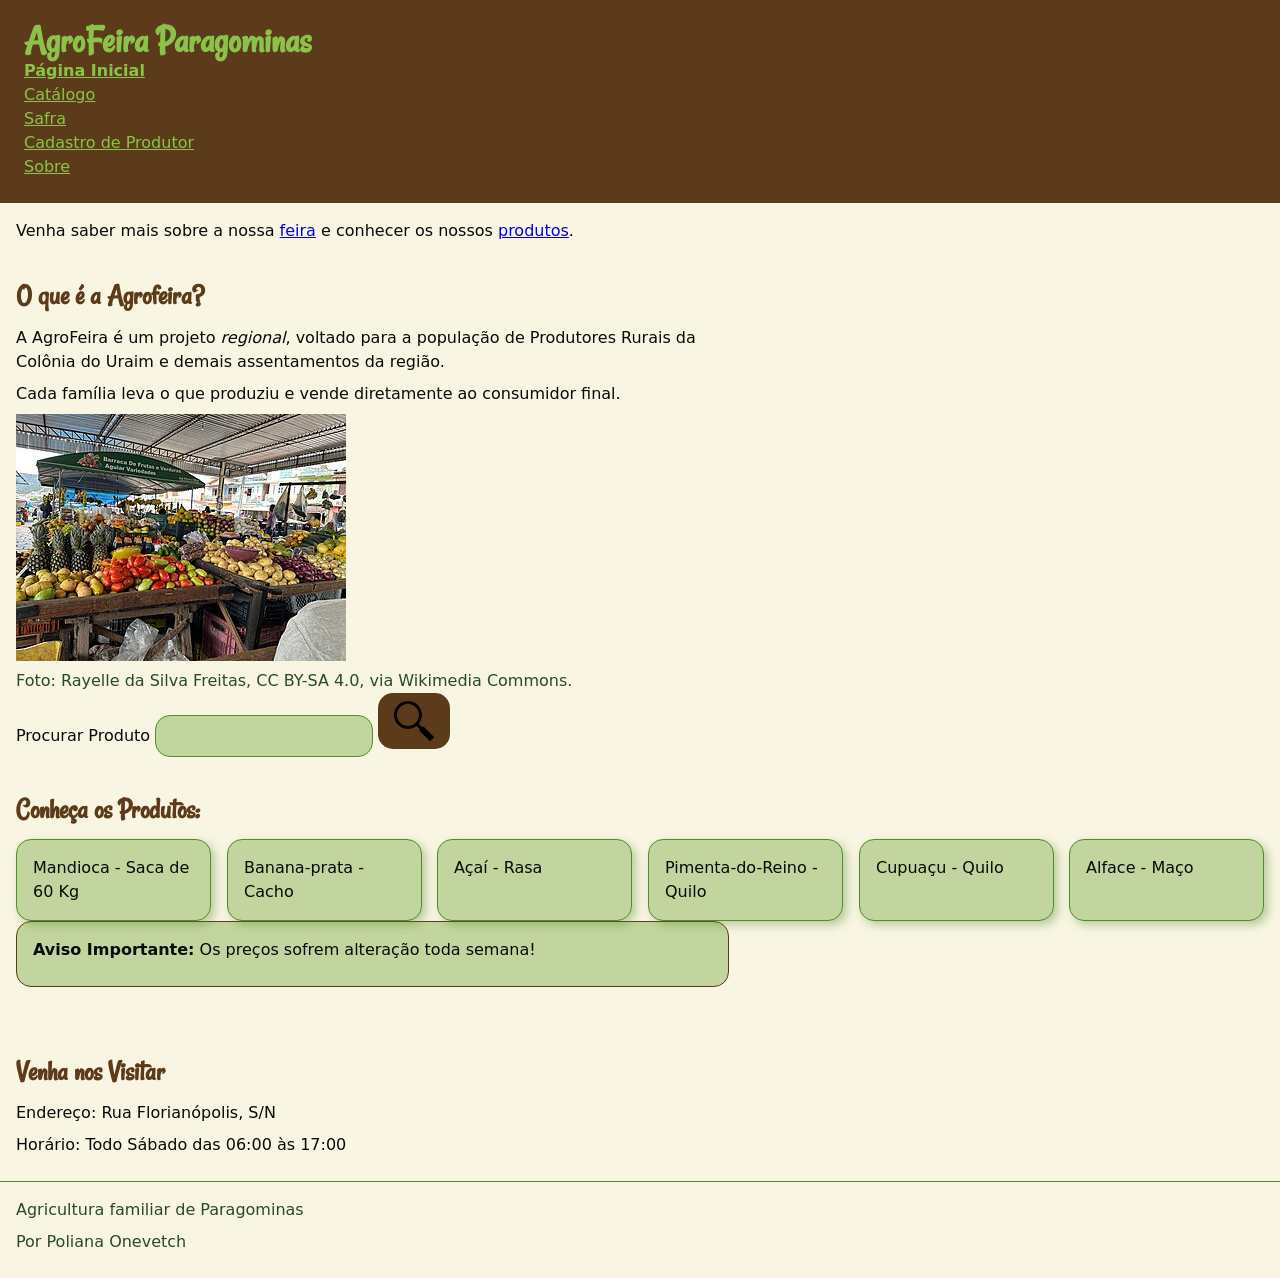
<file: index.html>
<!doctype html>
<html lang="pt-BR">
  <head>
    <meta charset="utf-8">
    <meta name="viewport" content="width=device-width, initial-scale=1">
    <title>AgroFeira Paragominas</title>
    <link rel="stylesheet" href="camadas.css">
    <link rel="stylesheet" href="reset.css">
    <link rel="stylesheet" href="tokens.css">
    <link rel="stylesheet" href="base.css">
    <link rel="stylesheet" href="componentes.css">
    <link rel="stylesheet" href="utilitarios.css">
    <link rel="preconnect" href="https://fonts.googleapis.com">
    <link rel="preconnect" href="https://fonts.gstatic.com" crossorigin>
    <link href="https://fonts.googleapis.com/css2?family=Rancho&display=swap" rel="stylesheet">
  </head>

  <body>
    <a class="pular" href="#main">Pular para o conteúdo</a>
    <header class="cabecalho-site">
      <h1>AgroFeira Paragominas</h1>
      <nav aria-label="Principal">
        <ul class="menu">
          <li><a href="index.html" aria-current="page">Página Inicial</a></li>
          <li><a href="catalogo.html">Catálogo</a></li>
          <li><a href="safra.html">Safra</a></li>
          <li><a href="cadastro-produtor.html">Cadastro de Produtor</a></li>
          <li><a href="sobre.html">Sobre</a></li>
        </ul>
      </nav>
    </header>

    <main id="main">
      <p>Venha saber mais sobre a nossa <a href="#sobreAgrofeira">feira</a> e conhecer os nossos <a href="#produtos">produtos</a>.</p>
      
      <section>
        <h2 id="sobreAgrofeira">O que é a Agrofeira?</h2>
        <p>A AgroFeira é um projeto <em>regional</em>, voltado para a população de Produtores Rurais da Colônia do Uraim e demais assentamentos da região.</p>
        <p>Cada família leva o que produziu e vende diretamente ao consumidor final.</p>

        <figure class="figura-destaque">
          <img src="feira-330.jpg" width="330" height="247"
            srcset="feira-330.jpg 330w, feira-1280.jpg 1280w"
            sizes="330px"
            alt="Barraca de Feira com diversos produtos">
        <figcaption>Foto: Rayelle da Silva Freitas, CC BY-SA 4.0, via Wikimedia Commons.</figcaption>
        </figure>

        <search>
          <form class="busca">
            <label for="busca_produto">Procurar Produto</label>
            <input type="search" id="busca_produto" name="busca">
            <button type="submit">
              <img src="lupa.png" width="40" height="40" alt="Procurar Produto">
            </button>
          </form>
        </search>
      </section>

      <section>
        <h2 id="produtos">Conheça os Produtos:</h2>
          <ul class="lista-produtos">
            <li class="cartao-produto">Mandioca - Saca de 60 Kg</li>
            <li class="cartao-produto">Banana-prata - Cacho</li>
            <li class="cartao-produto">Açaí - Rasa</li>
            <li class="cartao-produto">Pimenta-do-Reino - Quilo</li>
            <li class="cartao-produto">Cupuaçu - Quilo</li>
            <li class="cartao-produto">Alface - Maço</li>
          </ul>
        <div class="aviso">
          <p><strong>Aviso Importante:</strong> Os preços sofrem alteração toda semana!</p>
        </div>
      </section>
    </main>

    <aside>
      <h2>Venha nos Visitar</h2>
      <p>Endereço: Rua Florianópolis, S/N</p>
      <p>Horário: Todo Sábado das 06:00 às 17:00</p>
    </aside>

    <footer class="rodape-site">
      <p>Agricultura familiar de Paragominas</p>
      <p>Por Poliana Onevetch</p>
    </footer>
  </body>
</html>
</file>
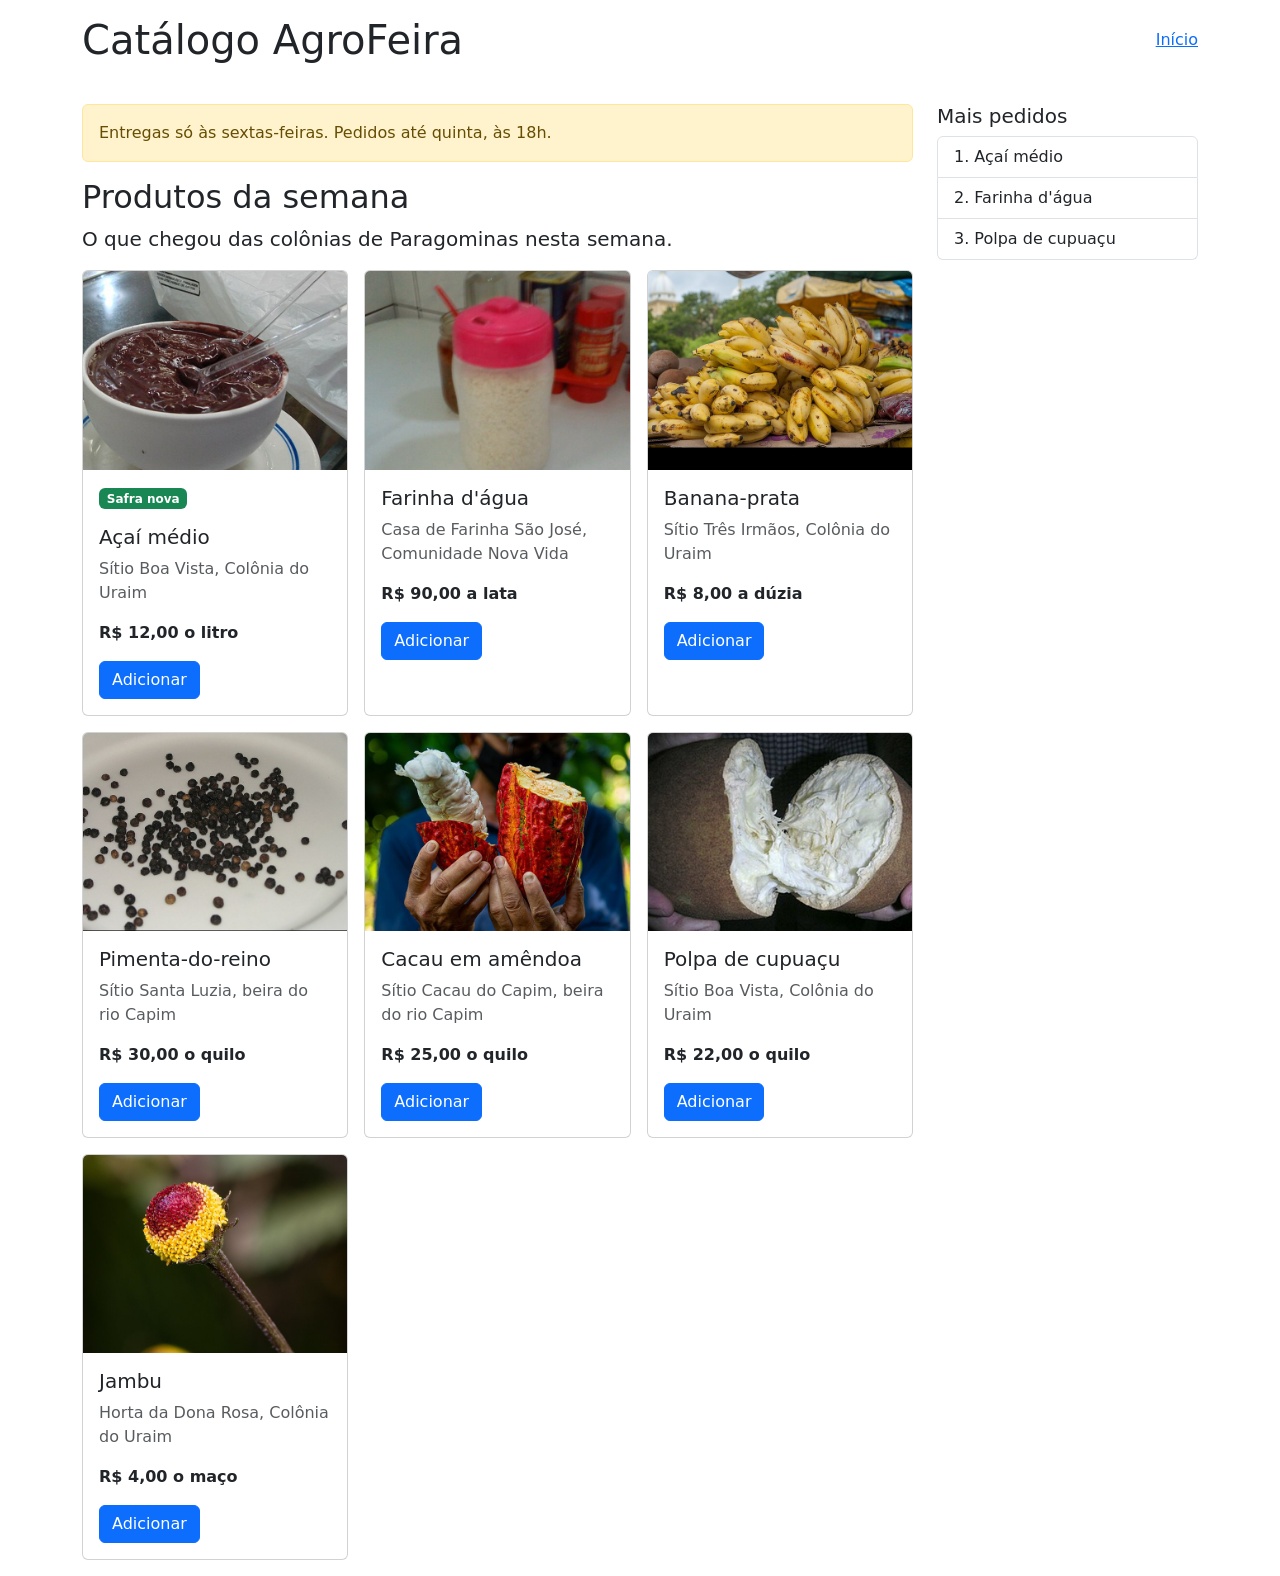
<file:  catalogo-bootstrap.html>
<!doctype html>
<html lang="pt-BR">
  <head>
    <meta charset="utf-8">
    <meta name="viewport" content="width=device-width, initial-scale=1">
    <title>AgroFeira — catálogo</title>
    <link href="https://cdn.jsdelivr.net/npm/bootstrap@5.3.8/dist/css/bootstrap.min.css" rel="stylesheet" integrity="sha384-sRIl4kxILFvY47J16cr9ZwB07vP4J8+LH7qKQnuqkuIAvNWLzeN8tE5YBujZqJLB" crossorigin="anonymous">
  </head>
  <body>
    <div class="container">
      <header class="d-flex justify-content-between align-items-center py-3 mb-4">
        <h1 class="display-6 mb-0">Catálogo AgroFeira</h1>
        <a href="index.html">Início</a>
      </header>
      <div class="row g-4">
        <main class="col-lg-9">
          <div class="alert alert-warning">
            Entregas só às sextas-feiras. Pedidos até quinta, às 18h.
          </div>
          <h2>Produtos da semana</h2>
          <p class="lead">O que chegou das colônias de Paragominas nesta semana.</p>
          <ul class="row row-cols-1 row-cols-sm-2 row-cols-lg-3 g-3 list-unstyled">
            <li class="col">
              <article class="card h-100">
                <img class="card-img-top img-fluid" src="acai.jpg" width="640" height="480"
                  alt="Tigela de açaí batido, com duas colheres de plástico">
                <div class="card-body">
                  <p class="badge text-bg-success">Safra nova</p>
                  <h3 class="card-title h5">Açaí médio</h3>
                  <p class="card-text text-body-secondary">Sítio Boa Vista, Colônia do Uraim</p>
                  <p class="card-text fw-bold">R$ 12,00 o litro</p>
                  <button type="button" class="btn btn-primary">Adicionar</button>
                </div>
              </article>
            </li>
            <li class="col">
              <article class="card h-100">
                <img class="card-img-top img-fluid" src="farinha.jpg" width="640" height="480"
                  alt="Pote de farinha de mandioca sobre a mesa">
                <div class="card-body">
                  <h3 class="card-title h5">Farinha d'água</h3>
                  <p class="card-text text-body-secondary">Casa de Farinha São José, Comunidade Nova Vida</p>
                  <p class="card-text fw-bold">R$ 90,00 a lata</p>
                  <button type="button" class="btn btn-primary">Adicionar</button>
                </div>
              </article>
            </li>
            <li class="col">
              <article class="card h-100">
                <img class="card-img-top img-fluid" src="banana.jpg" width="640" height="480"
                  alt="Cachos de banana empilhados numa banca de feira">
                <div class="card-body">
                  <h3 class="card-title h5">Banana-prata</h3>
                  <p class="card-text text-body-secondary">Sítio Três Irmãos, Colônia do Uraim</p>
                  <p class="card-text fw-bold">R$ 8,00 a dúzia</p>
                  <button type="button" class="btn btn-primary">Adicionar</button>
                </div>
              </article>
            </li>
            <li class="col">
              <article class="card h-100">
                <img class="card-img-top img-fluid" src="pimenta.jpg" width="640" height="480"
                  alt="Grãos de pimenta-do-reino espalhados num prato branco">
                <div class="card-body">
                  <h3 class="card-title h5">Pimenta-do-reino</h3>
                  <p class="card-text text-body-secondary">Sítio Santa Luzia, beira do rio Capim</p>
                  <p class="card-text fw-bold">R$ 30,00 o quilo</p>
                  <button type="button" class="btn btn-primary">Adicionar</button>
                </div>
              </article>
            </li>
            <li class="col">
              <article class="card h-100">
                <img class="card-img-top img-fluid" src="cacau.jpg" width="640" height="480"
                  alt="Mãos abrindo um fruto de cacau vermelho, com a polpa branca à mostra">
                <div class="card-body">
                  <h3 class="card-title h5">Cacau em amêndoa</h3>
                  <p class="card-text text-body-secondary">Sítio Cacau do Capim, beira do rio Capim</p>
                  <p class="card-text fw-bold">R$ 25,00 o quilo</p>
                  <button type="button" class="btn btn-primary">Adicionar</button>
                </div>
              </article>
            </li>
            <li class="col">
              <article class="card h-100">
                <img class="card-img-top img-fluid" src="cupuacu-640.jpg" width="640" height="480"
                  alt="Cupuaçu aberto ao meio, com a polpa branca">
                <div class="card-body">
                  <h3 class="card-title h5">Polpa de cupuaçu</h3>
                  <p class="card-text text-body-secondary">Sítio Boa Vista, Colônia do Uraim</p>
                  <p class="card-text fw-bold">R$ 22,00 o quilo</p>
                  <button type="button" class="btn btn-primary">Adicionar</button>
                </div>
              </article>
            </li>
            <li class="col">
              <article class="card h-100">
                <img class="card-img-top img-fluid" src="jambu.jpg" width="640" height="480"
                  alt="Flor de jambu, amarela com o centro vermelho">
                <div class="card-body">
                  <h3 class="card-title h5">Jambu</h3>
                  <p class="card-text text-body-secondary">Horta da Dona Rosa, Colônia do Uraim</p>
                  <p class="card-text fw-bold">R$ 4,00 o maço</p>
                  <button type="button" class="btn btn-primary">Adicionar</button>
                </div>
              </article>
            </li>
          </ul>
        </main>
        <aside class="col-lg-3 d-none d-lg-block">
          <h2 class="h5">Mais pedidos</h2>
          <ol class="list-group list-group-numbered">
            <li class="list-group-item">Açaí médio</li>
            <li class="list-group-item">Farinha d'água</li>
            <li class="list-group-item">Polpa de cupuaçu</li>
          </ol>
        </aside>
      </div>
    </div>
  </body>
</html>
</file>
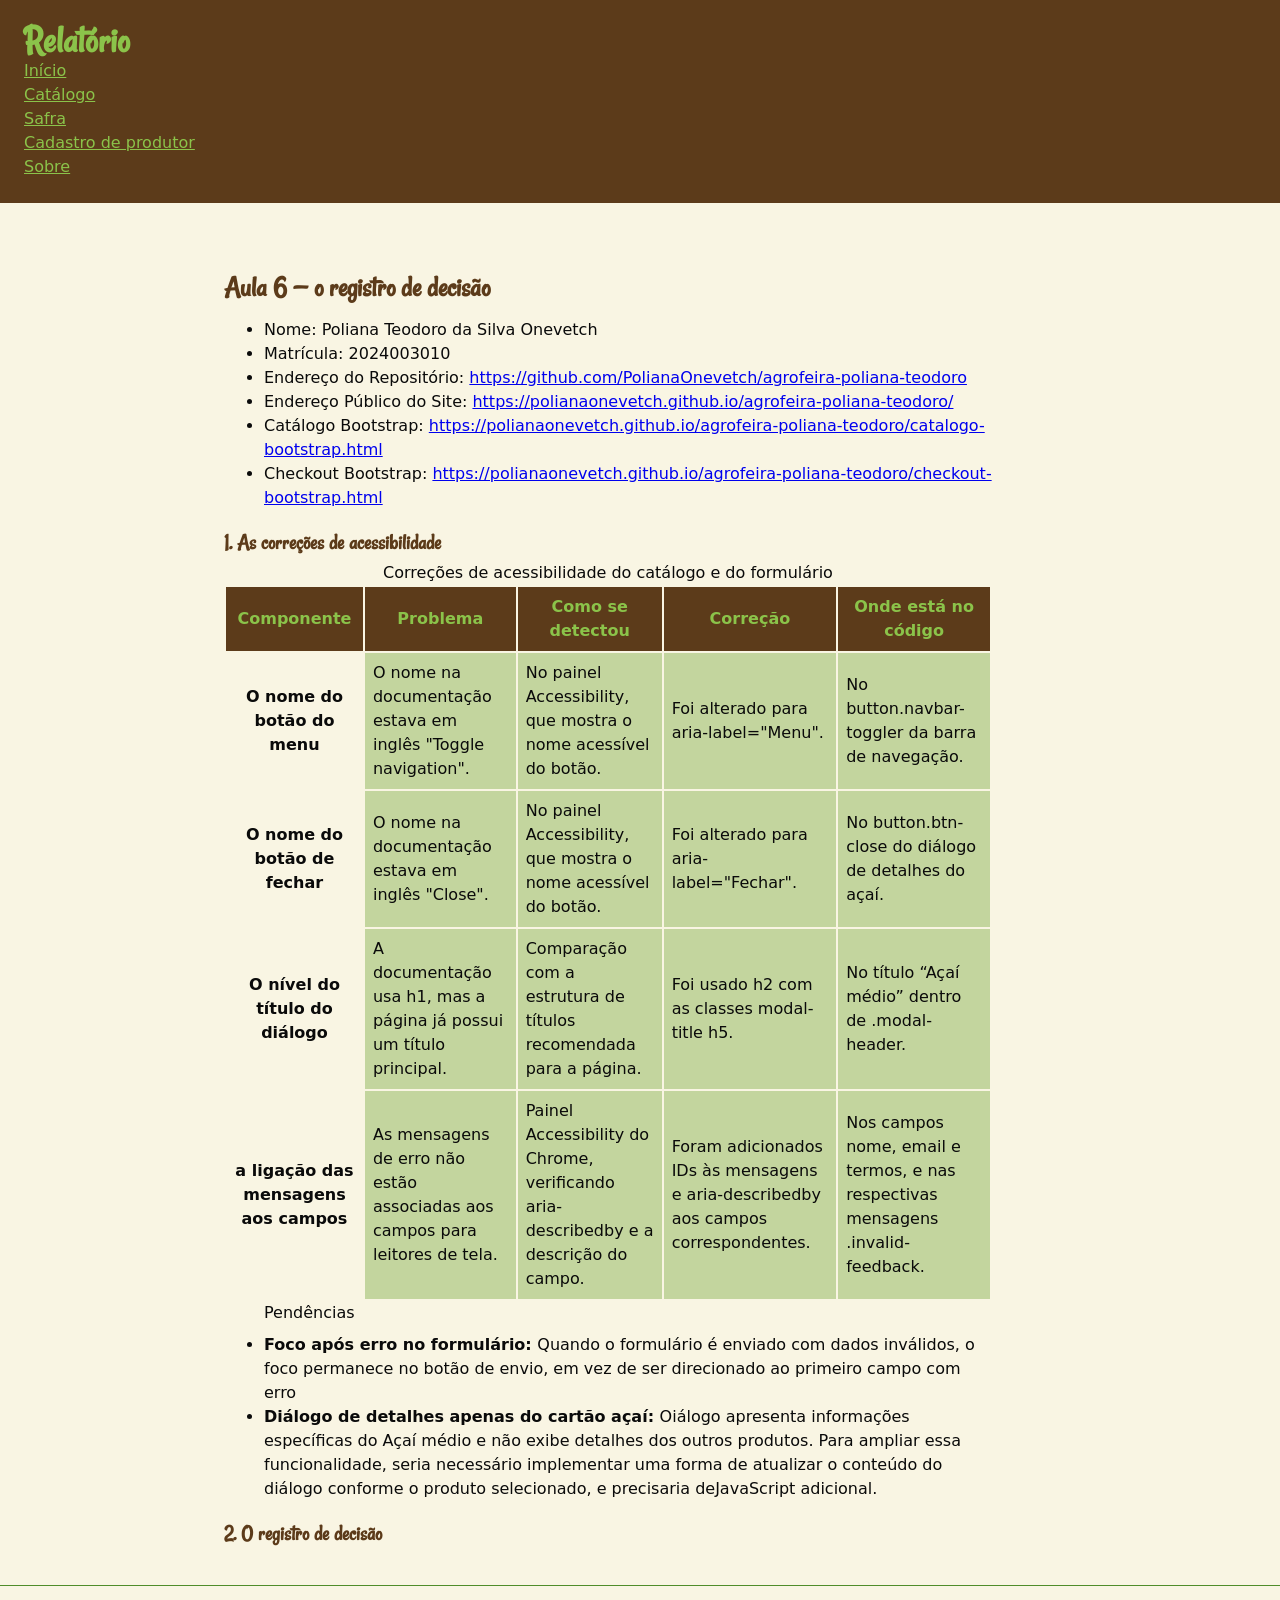
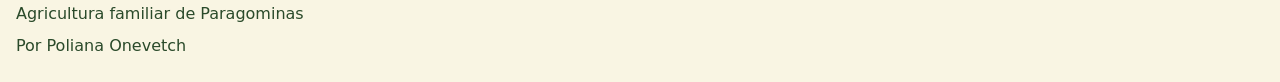
<file:  decisao.html>
<!doctype html>
<html lang="pt-BR">
  <head>
    <meta charset="utf-8">
    <meta name="viewport" content="width=device-width, initial-scale=1">
    <title>Poliana Teodoro da Silva Onevetch</title>
    <link rel="stylesheet" href="camadas.css">
    <link rel="preconnect" href="https://fonts.googleapis.com">
    <link rel="preconnect" href="https://fonts.gstatic.com" crossorigin>
    <link href="https://fonts.googleapis.com/css2?family=Rancho&display=swap" rel="stylesheet">
    <link rel="stylesheet" href="reset.css">
    <link rel="stylesheet" href="tokens.css">
    <link rel="stylesheet" href="base.css">
    <link rel="stylesheet" href="componentes.css">
    <link rel="stylesheet" href="utilitarios.css">
  </head>
  <body class="pagina-catalogo">
    <a class="pular" href="#main">Pular para o conteúdo</a>
    <header class="cabecalho-site">
      <h1>Relatório</h1>
      <nav aria-label="Principal">
      <ul class="menu">
        <li><a href="index.html">Início</a></li>
        <li><a href="catalogo.html">Catálogo</a></li>
        <li><a href="safra.html">Safra</a></li>
        <li><a href="cadastro-produtor.html">Cadastro de produtor</a></li>
        <li><a href="sobre.html">Sobre</a></li>
      </ul>
    </nav>
    </header>
    <main id="main">
        <h2>Aula 6 — o registro de decisão</h2>
        <ul>
            <li>Nome: Poliana Teodoro da Silva Onevetch</li>
            <li>Matrícula: 2024003010</li>
            <li>Endereço do Repositório: <a href="https://github.com/PolianaOnevetch/agrofeira-poliana-teodoro">https://github.com/PolianaOnevetch/agrofeira-poliana-teodoro</a></li>
            <li>Endereço Público do Site: <a href="https://polianaonevetch.github.io/agrofeira-poliana-teodoro/">https://polianaonevetch.github.io/agrofeira-poliana-teodoro/</a></li>
            <li>Catálogo Bootstrap: <a href="https://polianaonevetch.github.io/agrofeira-poliana-teodoro/catalogo-bootstrap.html">https://polianaonevetch.github.io/agrofeira-poliana-teodoro/catalogo-bootstrap.html</a></li>
            <li>Checkout Bootstrap: <a href="https://polianaonevetch.github.io/agrofeira-poliana-teodoro/checkout-bootstrap.html">https://polianaonevetch.github.io/agrofeira-poliana-teodoro/checkout-bootstrap.html</a></li>
        </ul>
        <h3>1. As correções de acessibilidade</h3>
        <table class="tabela-safra">
            <caption>Correções de acessibilidade do catálogo e do formulário</caption>
            <thead>
                <tr>
                    <th scope="col">Componente</th>
                    <th scope="col">Problema</th>
                    <th scope="col">Como se detectou</th>
                    <th scope="col">Correção</th>
                    <th scope="col">Onde está no código</th>
                </tr>
            </thead>
            <tbody>
                <tr>
                    <th scope="row">O nome do botão do menu</th>
                    <td>O nome na documentação estava em inglês "Toggle navigation".</td>
                    <td>No painel Accessibility, que mostra o nome acessível do botão.</td>
                    <td>Foi alterado para aria-label="Menu".</td>
                    <td>No button.navbar-toggler da barra de navegação.</td>
                </tr>
                <tr>
                    <th scope="row">O nome do botão de fechar</th>
                    <td>O nome na documentação estava em inglês "Close".</td>
                    <td>No painel Accessibility, que mostra o nome acessível do botão.</td>
                    <td>Foi alterado para aria-label="Fechar".</td>
                    <td>No button.btn-close do diálogo de detalhes do açaí.</td>
                </tr>
                <tr>
                    <th scope="row">O nível do título do diálogo</th>
                    <td>A documentação usa h1, mas a página já possui um título principal.</td>
                    <td>Comparação com a estrutura de títulos recomendada para a página.</td>
                    <td>Foi usado h2 com as classes modal-title h5.</td>
                    <td>No título “Açaí médio” dentro de .modal-header.</td>
                </tr>
                <tr>
                    <th scope="row">a ligação das mensagens aos campos</th>
                    <td>As mensagens de erro não estão associadas aos campos para leitores de tela.</td>
                    <td>Painel Accessibility do Chrome, verificando aria-describedby e a descrição do campo.</td>
                    <td>Foram adicionados IDs às mensagens e aria-describedby aos campos correspondentes.</td>
                    <td>Nos campos nome, email e termos, e nas respectivas mensagens .invalid-feedback.</td>
                </tr>
            </tbody>
        </table>
        <ul>
            <p>Pendências</p>
            <li><strong>Foco após erro no formulário: </strong>Quando o formulário é enviado com dados inválidos, 
                o foco permanece no botão de envio, em vez de ser direcionado ao primeiro campo com erro</li>
            <li><strong>Diálogo de detalhes apenas do cartão açaí: </strong>Oiálogo apresenta informações específicas 
                do Açaí médio e não exibe detalhes dos outros produtos. Para ampliar essa funcionalidade, seria necessário 
                implementar uma forma de atualizar o conteúdo do diálogo conforme o produto selecionado, e precisaria deJavaScript adicional.</li>
        </ul>

        <h3>2. O registro de decisão</h3>

    </main>
    <footer class="rodape-site">
      <p>Agricultura familiar de Paragominas</p>
      <p>Por Poliana Onevetch</p>
    </footer>
  </body>
</html>
</file>
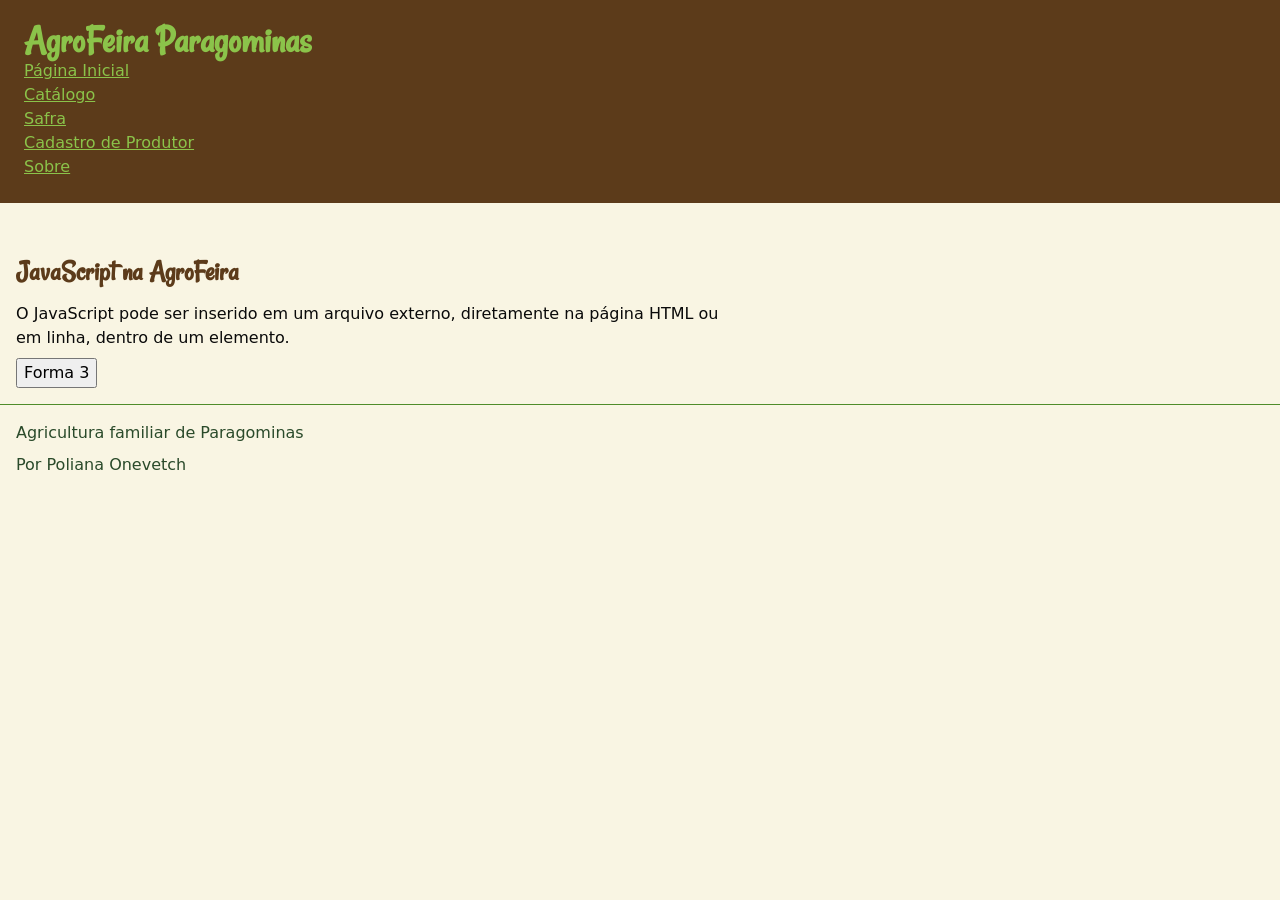
<file: aula8.html>
<!doctype html>
<html lang="pt-BR">
  <head>
    <meta charset="utf-8">
    <meta name="viewport" content="width=device-width, initial-scale=1">
    <title>JavaScript na AgroFeira</title>
    <link rel="stylesheet" href="camadas.css">
    <link rel="stylesheet" href="reset.css">
    <link rel="stylesheet" href="tokens.css">
    <link rel="stylesheet" href="base.css">
    <link rel="stylesheet" href="componentes.css">
    <link rel="stylesheet" href="utilitarios.css">
    <link rel="preconnect" href="https://fonts.googleapis.com">
    <link rel="preconnect" href="https://fonts.gstatic.com" crossorigin>
    <link href="https://fonts.googleapis.com/css2?family=Rancho&display=swap" rel="stylesheet">
  </head>
  <body>
    <a class="pular" href="#main">Pular para o conteúdo</a>
    <header class="cabecalho-site">
      <h1>AgroFeira Paragominas</h1>
      <nav aria-label="Principal">
        <ul class="menu">
          <li><a href="index.html">Página Inicial</a></li>
          <li><a href="catalogo.html">Catálogo</a></li>
          <li><a href="safra.html">Safra</a></li>
          <li><a href="cadastro-produtor.html">Cadastro de Produtor</a></li>
          <li><a href="sobre.html">Sobre</a></li>
        </ul>
      </nav>
    </header>
    <main id="main">
      <h2>JavaScript na AgroFeira</h2>
      <p>O JavaScript pode ser inserido em um arquivo externo, diretamente na página HTML ou em linha, dentro de um elemento.</p>
      <script src="js/aula8.js"></script>
      <script>console.log('Forma 2: interna, entre as tags script');</script>
      <button type="button" onclick="alert('Forma 3: em linha, dentro da tag')">Forma 3</button>


    </main>
    
    <footer class="rodape-site">
      <p>Agricultura familiar de Paragominas</p>
      <p>Por Poliana Onevetch</p>
    </footer>
  </body>
</html>
</file>
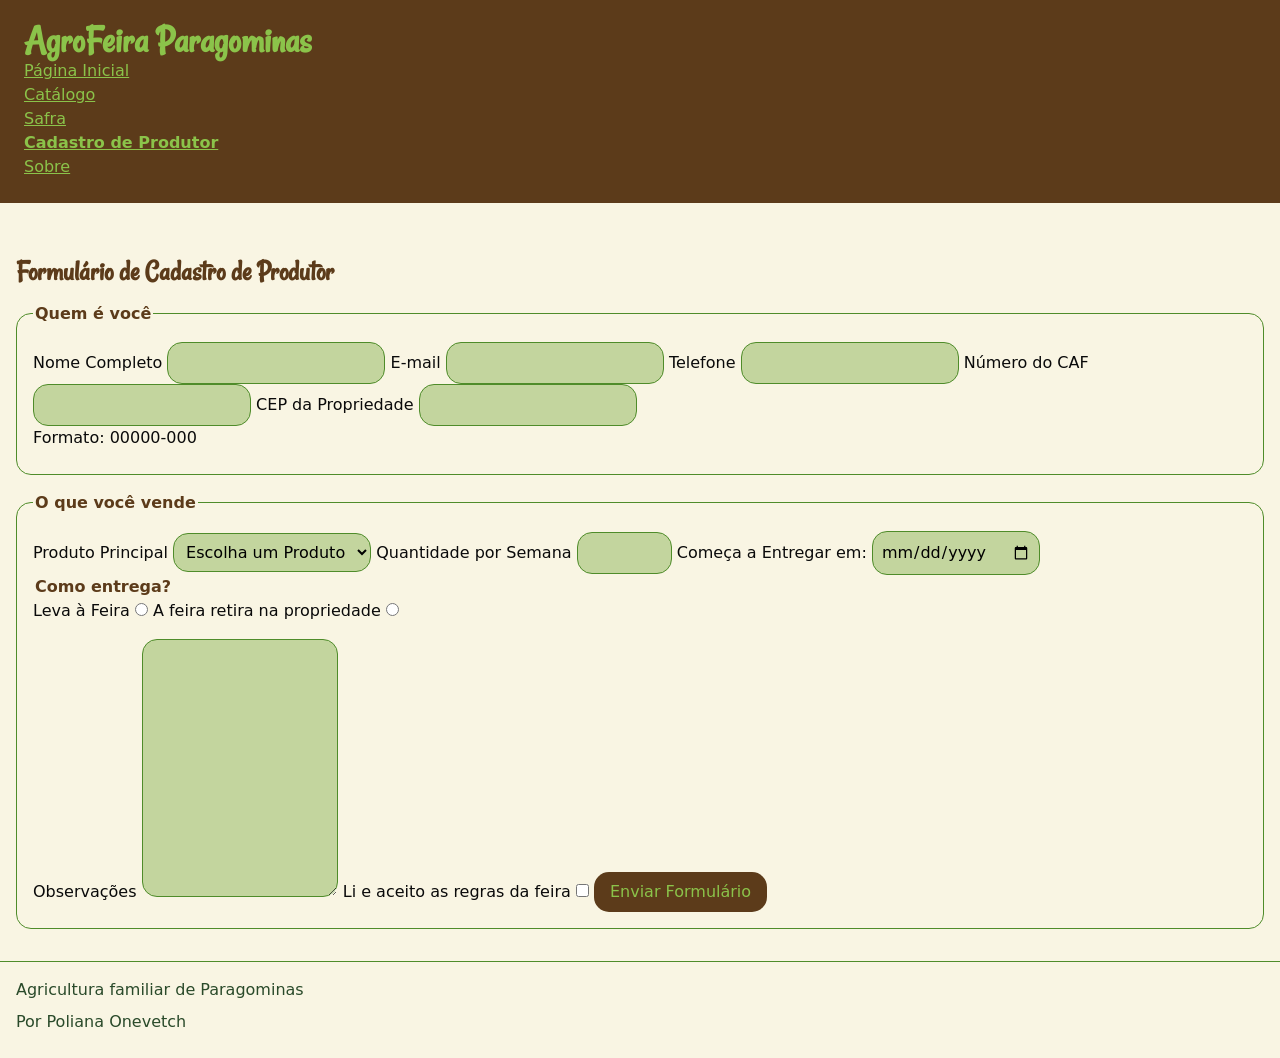
<file: cadastro-produtor.html>
<!doctype html>
<html lang="pt-BR">
  <head>
    <meta charset="utf-8">
    <meta name="viewport" content="width=device-width, initial-scale=1">
    <title>Cadastro de Produtor</title>
    <link rel="stylesheet" href="camadas.css">
    <link rel="stylesheet" href="reset.css">
    <link rel="stylesheet" href="tokens.css">
    <link rel="stylesheet" href="base.css">
    <link rel="stylesheet" href="componentes.css">
    <link rel="stylesheet" href="utilitarios.css">
    <link rel="preconnect" href="https://fonts.googleapis.com">
    <link rel="preconnect" href="https://fonts.gstatic.com" crossorigin>
    <link href="https://fonts.googleapis.com/css2?family=Rancho&display=swap" rel="stylesheet">
  </head>
  <body>
    <a class="pular" href="#main">Pular para o conteúdo</a>
    <header class="cabecalho-site">
      <h1>AgroFeira Paragominas</h1>
      <nav aria-label="Principal">
        <ul class="menu">
          <li><a href="index.html">Página Inicial</a></li>
          <li><a href="catalogo.html">Catálogo</a></li>
          <li><a href="safra.html">Safra</a></li>
          <li><a href="cadastro-produtor.html" aria-current="page">Cadastro de Produtor</a></li>
          <li><a href="sobre.html">Sobre</a></li>
        </ul>
      </nav>
    </header>
    <main id="main">
      <h2>Formulário de Cadastro de Produtor</h2>
        <form class="formulario-cadastro">
            <fieldset>
                <legend>Quem é você</legend>
                    <label for="nome">Nome Completo</label>
                    <input type="text" id="nome" name="nome" required autocomplete="name">

                    <label for="email">E-mail</label>
                    <input type="email" id="email" name="email" required autocomplete="email">

                    <label for="telefone">Telefone</label>
                    <input type="tel" id="telefone" name="telefone" autocomplete="tel">

                    <label for="caf">Número do CAF</label>
                    <input type="text" id="caf" name="caf">

                    <label for="cep">CEP da Propriedade</label>
                    <input type="text" id="cep" name="cep" inputmode="numeric" pattern="\d{5}-?\d{3}" aria-describedby="ajuda-cep">
                    <p id="ajuda-cep">Formato: 00000-000</p>
            </fieldset>

            <fieldset>
                <legend>O que você vende</legend>
                    <label for="produto">Produto Principal</label>
                        <select id="produto" name="produto" required>
                            <option value="">Escolha um Produto</option>
                            <option>Mandioca</option>
                            <option>Banana-prata</option>
                            <option>Açaí</option>
                            <option>Pimenta-do-Reino</option>
                            <option>Cupuaçu</option>
                            <option>Alface</option>
                        </select>
                    
                    <label for="quant">Quantidade por Semana</label>
                    <input type="number" id="quant" name="quant" required min="1" max="500" step="1">

                    <label for="entrega">Começa a Entregar em:</label>
                    <input type="date" id="entrega" name="entrega">

                    <fieldset>
                        <legend>Como entrega?</legend>
                        <label for="feira">Leva à Feira</label>
                        <input type="radio" id="feira" name="como-entrega" value="feira">
                        <label for="propriedade">A feira retira na propriedade</label>
                        <input type="radio" id="propriedade" name="como-entrega" value="propriedade">
                    </fieldset>

                    <label for="obs">Observações</label>
                    <textarea id="obs" name="obs" rows="10"></textarea>

                    <label for="aceite">Li e aceito as regras da feira</label>
                    <input type="checkbox" id="aceite" name="aceite" required>

                    <button type="submit">Enviar Formulário</button>
            </fieldset>
        </form>
        <p role="status" aria-live="polite"></p>
    </main>
    <footer class="rodape-site">
      <p>Agricultura familiar de Paragominas</p>
      <p>Por Poliana Onevetch</p>
    </footer>
  </body>
</html>
</file>
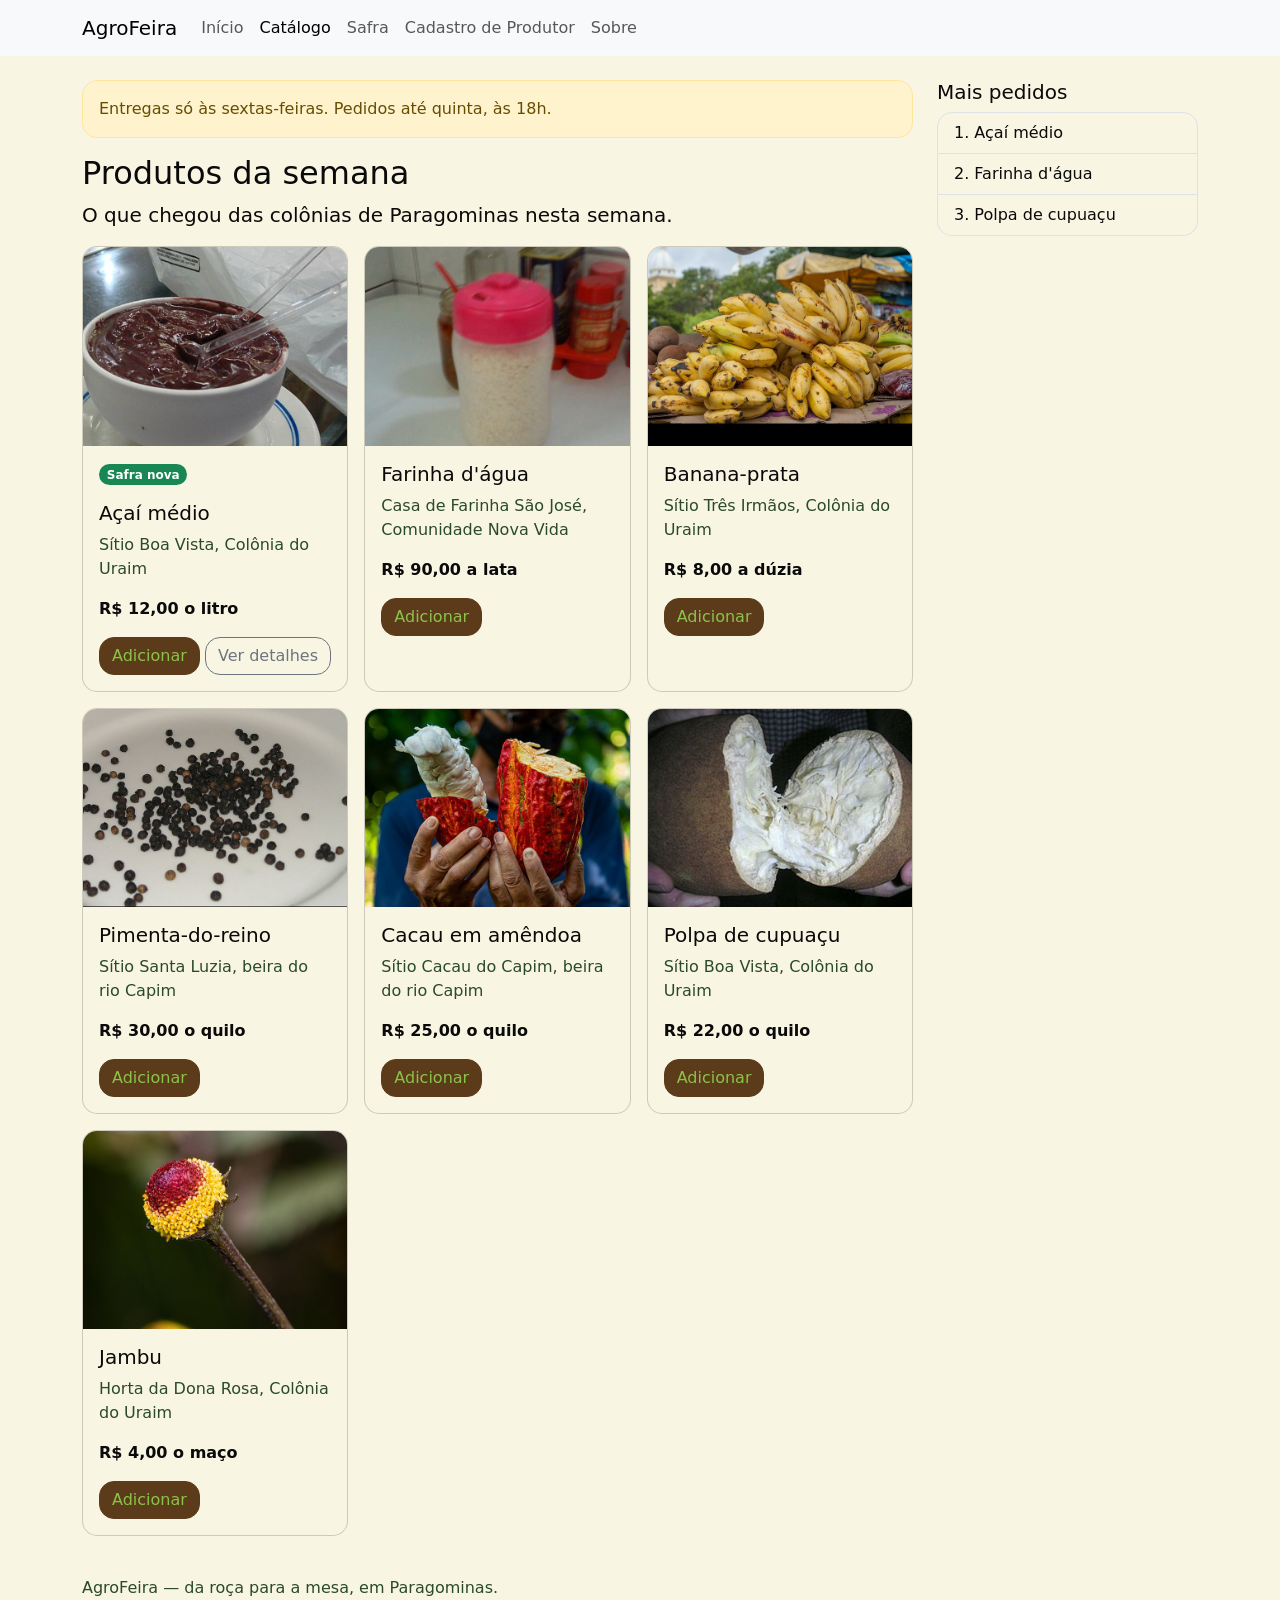
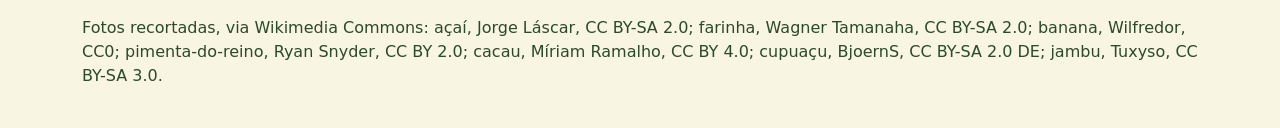
<file: catalogo-bootstrap.html>
<!doctype html>
<html lang="pt-BR">
  <head>
    <meta charset="utf-8">
    <meta name="viewport" content="width=device-width, initial-scale=1">
    <title>Catálogo AgroFeira</title>
    <link href="https://cdn.jsdelivr.net/npm/bootstrap@5.3.8/dist/css/bootstrap.min.css" rel="stylesheet" integrity="sha384-sRIl4kxILFvY47J16cr9ZwB07vP4J8+LH7qKQnuqkuIAvNWLzeN8tE5YBujZqJLB" crossorigin="anonymous">
    <script defer src="https://cdn.jsdelivr.net/npm/bootstrap@5.3.8/dist/js/bootstrap.bundle.min.js" integrity="sha384-FKyoEForCGlyvwx9Hj09JcYn3nv7wiPVlz7YYwJrWVcXK/BmnVDxM+D2scQbITxI" crossorigin="anonymous"></script>
    <link rel="stylesheet" href="tokens.css">
    <link rel="stylesheet" href="agrofeira-bootstrap.css">
  </head>
  <body>
    <header>
      <nav class="navbar navbar-expand-lg bg-body-tertiary mb-4" aria-label="Principal">
        <div class="container">
          <a class="navbar-brand" href="index.html">AgroFeira</a>
          <button class="navbar-toggler" type="button" data-bs-toggle="collapse" data-bs-target="#menu" aria-controls="menu" aria-expanded="false" aria-label="Menu">
            <span class="navbar-toggler-icon"></span>
          </button>
          <div class="collapse navbar-collapse" id="menu">
            <ul class="navbar-nav">
              <li class="nav-item"><a class="nav-link" href="index.html">Início</a></li>
              <li class="nav-item"><a class="nav-link active" href="catalogo-bootstrap.html" aria-current="page">Catálogo</a></li>
              <li class="nav-item"><a class="nav-link" href="safra.html">Safra</a></li>
              <li class="nav-item"><a class="nav-link" href="cadastro-produtor.html">Cadastro de Produtor</a></li>
              <li class="nav-item"><a class="nav-link" href="sobre.html">Sobre</a></li>
            </ul>
          </div>
        </div>
      </nav>
    </header>
    <div class="container">
      <div class="row g-4">
        <main class="col-lg-9">
          <div class="alert alert-warning">
            Entregas só às sextas-feiras. Pedidos até quinta, às 18h.
          </div>
          <h1 class="h2">Produtos da semana</h1>
          <p class="lead">O que chegou das colônias de Paragominas nesta semana.</p>
          <ul class="row row-cols-1 row-cols-sm-2 row-cols-lg-3 g-3 list-unstyled">
            <li class="col">
              <article class="card h-100">
                <img class="card-img-top img-fluid" src="acai.jpg" width="640" height="480"
                  alt="Tigela de açaí batido, com duas colheres de plástico">
                <div class="card-body">
                  <p class="badge text-bg-success">Safra nova</p>
                  <h2 class="card-title h5">Açaí médio</h2>
                  <p class="card-text text-body-secondary">Sítio Boa Vista, Colônia do Uraim</p>
                  <p class="card-text fw-bold">R$ 12,00 o litro</p>
                  <button type="button" class="btn btn-primary">Adicionar</button>
                  <button type="button" class="btn btn-outline-secondary" data-bs-toggle="modal" data-bs-target="#detalhe-acai"> Ver detalhes</button>
                </div>
              </article>
            </li>
            <li class="col">
              <article class="card h-100">
                <img class="card-img-top img-fluid" src="farinha.jpg" width="640" height="480"
                  alt="Pote de farinha de mandioca sobre a mesa">
                <div class="card-body">
                  <h2 class="card-title h5">Farinha d'água</h2>
                  <p class="card-text text-body-secondary">Casa de Farinha São José, Comunidade Nova Vida</p>
                  <p class="card-text fw-bold">R$ 90,00 a lata</p>
                  <button type="button" class="btn btn-primary">Adicionar</button>
                </div>
              </article>
            </li>
            <li class="col">
              <article class="card h-100">
                <img class="card-img-top img-fluid" src="banana.jpg" width="640" height="480"
                  alt="Cachos de banana empilhados numa banca de feira">
                <div class="card-body">
                  <h2 class="card-title h5">Banana-prata</h2>
                  <p class="card-text text-body-secondary">Sítio Três Irmãos, Colônia do Uraim</p>
                  <p class="card-text fw-bold">R$ 8,00 a dúzia</p>
                  <button type="button" class="btn btn-primary">Adicionar</button>
                </div>
              </article>
            </li>
            <li class="col">
              <article class="card h-100">
                <img class="card-img-top img-fluid" src="pimenta.jpg" width="640" height="480"
                  alt="Grãos de pimenta-do-reino espalhados num prato branco">
                <div class="card-body">
                  <h2 class="card-title h5">Pimenta-do-reino</h2>
                  <p class="card-text text-body-secondary">Sítio Santa Luzia, beira do rio Capim</p>
                  <p class="card-text fw-bold">R$ 30,00 o quilo</p>
                  <button type="button" class="btn btn-primary">Adicionar</button>
                </div>
              </article>
            </li>
            <li class="col">
              <article class="card h-100">
                <img class="card-img-top img-fluid" src="cacau.jpg" width="640" height="480"
                  alt="Mãos abrindo um fruto de cacau vermelho, com a polpa branca à mostra">
                <div class="card-body">
                  <h2 class="card-title h5">Cacau em amêndoa</h2>
                  <p class="card-text text-body-secondary">Sítio Cacau do Capim, beira do rio Capim</p>
                  <p class="card-text fw-bold">R$ 25,00 o quilo</p>
                  <button type="button" class="btn btn-primary">Adicionar</button>
                </div>
              </article>
            </li>
            <li class="col">
              <article class="card h-100">
                <img class="card-img-top img-fluid" src="cupuacu-640.jpg" width="640" height="480"
                  alt="Cupuaçu aberto ao meio, com a polpa branca">
                <div class="card-body">
                  <h2 class="card-title h5">Polpa de cupuaçu</h2>
                  <p class="card-text text-body-secondary">Sítio Boa Vista, Colônia do Uraim</p>
                  <p class="card-text fw-bold">R$ 22,00 o quilo</p>
                  <button type="button" class="btn btn-primary">Adicionar</button>
                </div>
              </article>
            </li>
            <li class="col">
              <article class="card h-100">
                <img class="card-img-top img-fluid" src="jambu.jpg" width="640" height="480"
                  alt="Flor de jambu, amarela com o centro vermelho">
                <div class="card-body">
                  <h2 class="card-title h5">Jambu</h2>
                  <p class="card-text text-body-secondary">Horta da Dona Rosa, Colônia do Uraim</p>
                  <p class="card-text fw-bold">R$ 4,00 o maço</p>
                  <button type="button" class="btn btn-primary">Adicionar</button>
                </div>
              </article>
            </li>
          </ul>
        </main>
        <aside class="col-lg-3 d-none d-lg-block">
          <h2 class="h5">Mais pedidos</h2>
          <ol class="list-group list-group-numbered">
            <li class="list-group-item">Açaí médio</li>
            <li class="list-group-item">Farinha d'água</li>
            <li class="list-group-item">Polpa de cupuaçu</li>
          </ol>
        </aside>
      </div>
      <footer class="py-4 text-body-secondary">
        <p>AgroFeira — da roça para a mesa, em Paragominas.</p>
        <p>Fotos recortadas, via Wikimedia Commons: açaí, Jorge Láscar, CC BY-SA 2.0; farinha, Wagner Tamanaha, CC BY-SA 2.0; banana, Wilfredor, CC0; pimenta-do-reino, Ryan Snyder, CC BY 2.0; cacau, Míriam Ramalho, CC BY 4.0; cupuaçu, BjoernS, CC BY-SA 2.0 DE; jambu, Tuxyso, CC BY-SA 3.0.</p>
      </footer>
    </div>
    <div class="modal fade" id="detalhe-acai" tabindex="-1" role="dialog" aria-labelledby="detalhe-acai-titulo">
      <div class="modal-dialog">
        <div class="modal-content">
          <div class="modal-header">
            <h2 class="modal-title h5" id="detalhe-acai-titulo">Açaí médio</h2>
            <button type="button" class="btn-close" data-bs-dismiss="modal" aria-label="Fechar"></button>
          </div>
          <div class="modal-body">
            <img class="img-fluid mb-3" src="acai.jpg" width="640" height="480" alt="Tigela de açaí batido, com duas colheres de plástico">
            <p class="text-body-secondary mb-1">Sítio Boa Vista, Colônia do Uraim</p>
            <p class="fw-bold">R$ 12,00 o litro</p>
            <p class="mb-0">O açaí médio é oferecido pelo Sítio Boa Vista, localizado na Colônia do Uraim. O produto com selo “Safra nova”, indicando ser um produto fresco.</p>
          </div>
          <div class="modal-footer">
            <button type="button" class="btn btn-outline-secondary" data-bs-dismiss="modal">Fechar</button>
            <button type="button" class="btn btn-primary">Adicionar</button>
          </div>
        </div>
      </div>
    </div>
  </body>
</html>
</file>
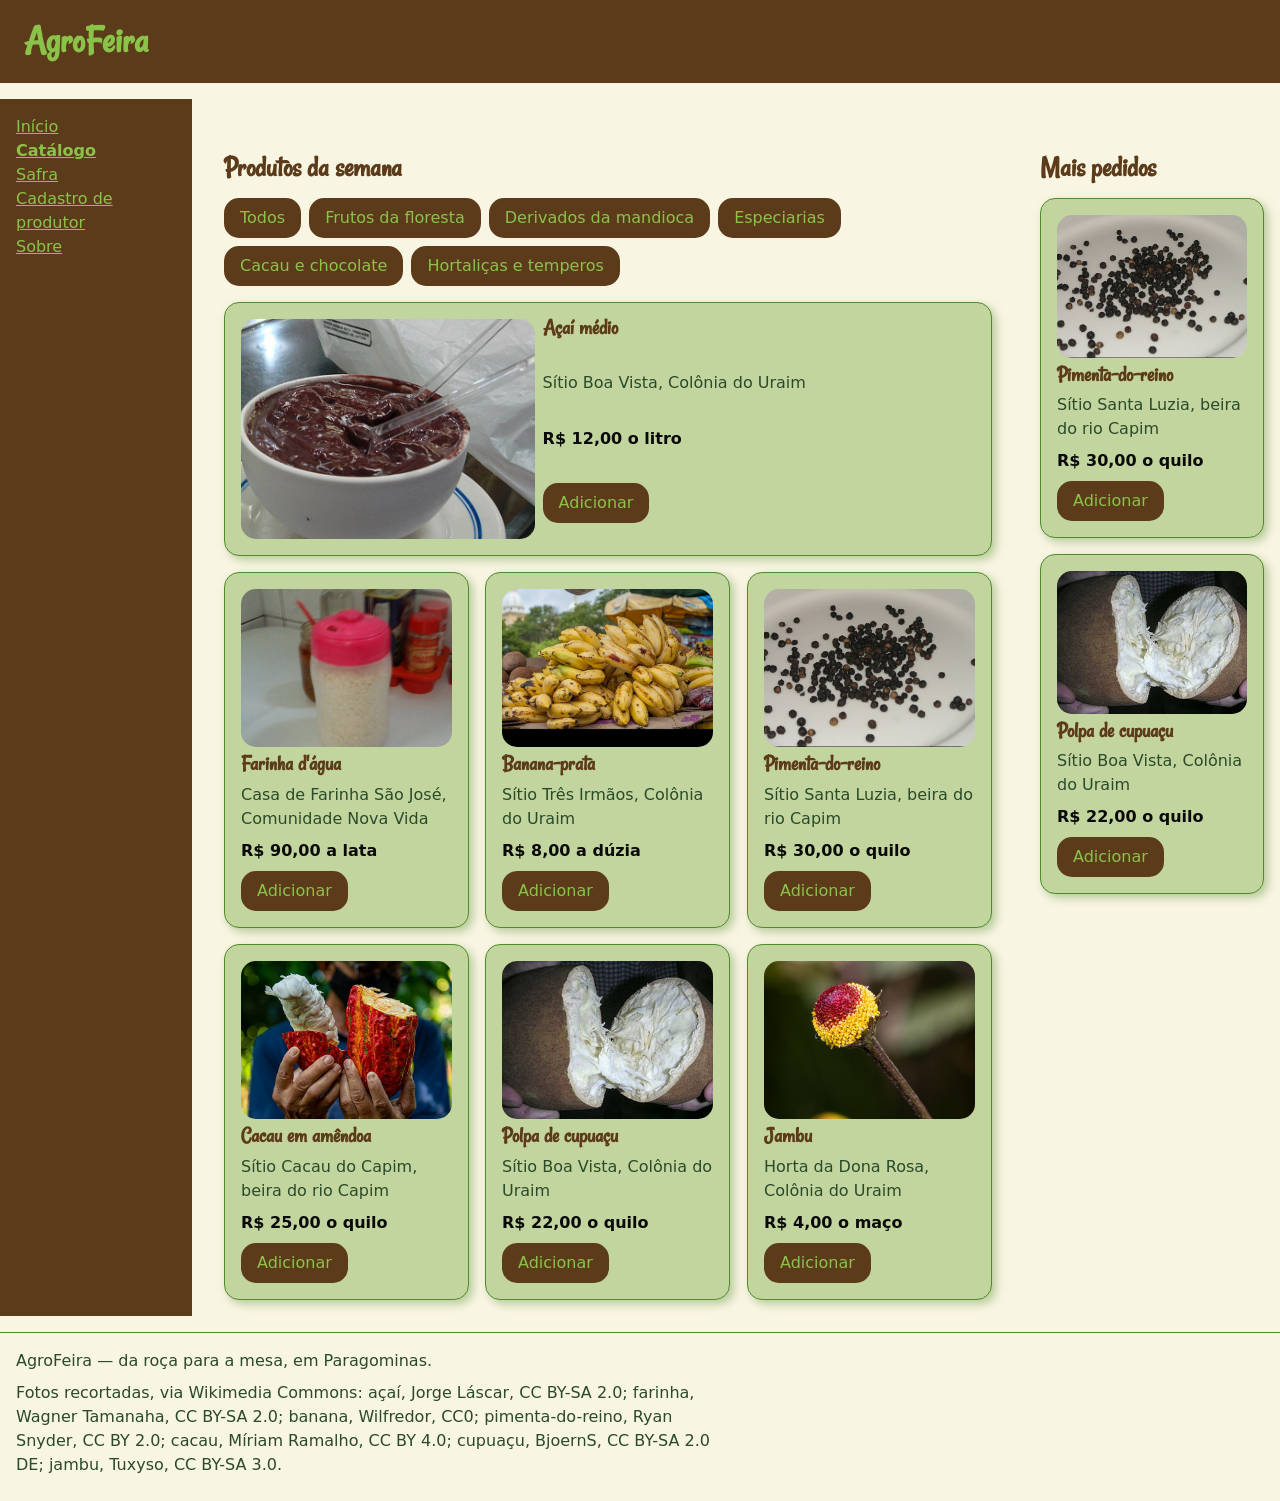
<file: catalogo.html>
<!doctype html>
<html lang="pt-BR">
  <head>
    <meta charset="utf-8">
    <meta name="viewport" content="width=device-width, initial-scale=1">
    <title>AgroFeira — catálogo</title>
    <link rel="stylesheet" href="camadas.css">
    <link rel="stylesheet" href="reset.css">
    <link rel="stylesheet" href="tokens.css">
    <link rel="stylesheet" href="base.css">
    <link rel="stylesheet" href="componentes.css">
    <link rel="stylesheet" href="utilitarios.css">
    <link rel="preconnect" href="https://fonts.googleapis.com">
    <link rel="preconnect" href="https://fonts.gstatic.com" crossorigin>
    <link href="https://fonts.googleapis.com/css2?family=Rancho&display=swap" rel="stylesheet">
  </head>
  <body class="pagina-catalogo">
    <a class="pular" href="#conteudo">Pular para o conteúdo</a>
    <header class="cabecalho-site">
      <h1>AgroFeira</h1>
    </header>
    <nav aria-label="Principal">
      <ul class="menu">
        <li><a href="index.html">Início</a></li>
        <li><a href="catalogo.html" aria-current="page">Catálogo</a></li>
        <li><a href="safra.html">Safra</a></li>
        <li><a href="cadastro-produtor.html">Cadastro de produtor</a></li>
        <li><a href="sobre.html">Sobre</a></li>
      </ul>
    </nav>
    <main id="conteudo">
      <h2>Produtos da semana</h2>
      <nav aria-label="Categorias">
        <ul class="barra-categorias">
          <li><button type="button">Todos</button></li>
          <li><button type="button">Frutos da floresta</button></li>
          <li><button type="button">Derivados da mandioca</button></li>
          <li><button type="button">Especiarias</button></li>
          <li><button type="button">Cacau e chocolate</button></li>
          <li><button type="button">Hortaliças e temperos</button></li>
        </ul>
      </nav>
      <ul class="lista-produtos">
        <li class="cartao-produto destaque">
          <article>
            <img src="acai.jpg" width="640" height="480"
              alt="Tigela de açaí batido, com duas colheres de plástico">
            <h3>Açaí médio</h3>
            <p class="produtor">Sítio Boa Vista, Colônia do Uraim</p>
            <p class="preco">R$ 12,00 o litro</p>
            <button type="button">Adicionar</button>
          </article>
        </li>
        <li class="cartao-produto">
          <article>
            <img src="farinha.jpg" width="640" height="480"
              alt="Pote de farinha de mandioca sobre a mesa">
            <h3>Farinha d'água</h3>
            <p class="produtor">Casa de Farinha São José, Comunidade Nova Vida</p>
            <p class="preco">R$ 90,00 a lata</p>
            <button type="button">Adicionar</button>
          </article>
        </li>
        <li class="cartao-produto">
          <article>
            <img src="banana.jpg" width="640" height="480"
              alt="Cachos de banana empilhados numa banca de feira">
            <h3>Banana-prata</h3>
            <p class="produtor">Sítio Três Irmãos, Colônia do Uraim</p>
            <p class="preco">R$ 8,00 a dúzia</p>
            <button type="button">Adicionar</button>
          </article>
        </li>
        <li class="cartao-produto">
          <article>
            <img src="pimenta.jpg" width="640" height="480"
              alt="Grãos de pimenta-do-reino espalhados num prato branco">
            <h3>Pimenta-do-reino</h3>
            <p class="produtor">Sítio Santa Luzia, beira do rio Capim</p>
            <p class="preco">R$ 30,00 o quilo</p>
            <button type="button">Adicionar</button>
          </article>
        </li>
        <li class="cartao-produto">
          <article>
            <img src="cacau.jpg" width="640" height="480"
              alt="Mãos abrindo um fruto de cacau vermelho, com a polpa branca à mostra">
            <h3>Cacau em amêndoa</h3>
            <p class="produtor">Sítio Cacau do Capim, beira do rio Capim</p>
            <p class="preco">R$ 25,00 o quilo</p>
            <button type="button">Adicionar</button>
          </article>
        </li>
        <li class="cartao-produto">
          <article>
            <img src="cupuacu-640.jpg" width="640" height="480"
              alt="Cupuaçu aberto ao meio, com a polpa branca">
            <h3>Polpa de cupuaçu</h3>
            <p class="produtor">Sítio Boa Vista, Colônia do Uraim</p>
            <p class="preco">R$ 22,00 o quilo</p>
            <button type="button">Adicionar</button>
          </article>
        </li>
        <li class="cartao-produto">
          <article>
            <img src="jambu.jpg" width="640" height="480"
              alt="Flor de jambu, amarela com o centro vermelho">
            <h3>Jambu</h3>
            <p class="produtor">Horta da Dona Rosa, Colônia do Uraim</p>
            <p class="preco">R$ 4,00 o maço</p>
            <button type="button">Adicionar</button>
          </article>
        </li>
      </ul>
    </main>
    <aside class="lateral">
      <h2>Mais pedidos</h2>
      <ul class="lista-produtos">
        <li class="cartao-produto">
          <article>
            <img src="pimenta.jpg" width="640" height="480"
              alt="Grãos de pimenta-do-reino espalhados num prato branco">
            <h3>Pimenta-do-reino</h3>
            <p class="produtor">Sítio Santa Luzia, beira do rio Capim</p>
            <p class="preco">R$ 30,00 o quilo</p>
            <button type="button">Adicionar</button>
          </article>
        </li>
        <li class="cartao-produto">
          <article>
            <img src="cupuacu-640.jpg" width="640" height="480"
              alt="Cupuaçu aberto ao meio, com a polpa branca">
            <h3>Polpa de cupuaçu</h3>
            <p class="produtor">Sítio Boa Vista, Colônia do Uraim</p>
            <p class="preco">R$ 22,00 o quilo</p>
            <button type="button">Adicionar</button>
          </article>
        </li>
      </ul>
    </aside>
    <footer class="rodape-site">
      <p>AgroFeira — da roça para a mesa, em Paragominas.</p>
      <p class="creditos">Fotos recortadas, via Wikimedia Commons: açaí, Jorge Láscar, CC BY-SA 2.0; farinha, Wagner Tamanaha, CC BY-SA 2.0; banana, Wilfredor, CC0; pimenta-do-reino, Ryan Snyder, CC BY 2.0; cacau, Míriam Ramalho, CC BY 4.0; cupuaçu, BjoernS, CC BY-SA 2.0 DE; jambu, Tuxyso, CC BY-SA 3.0.</p>
    </footer>
  </body>
</html>
</file>
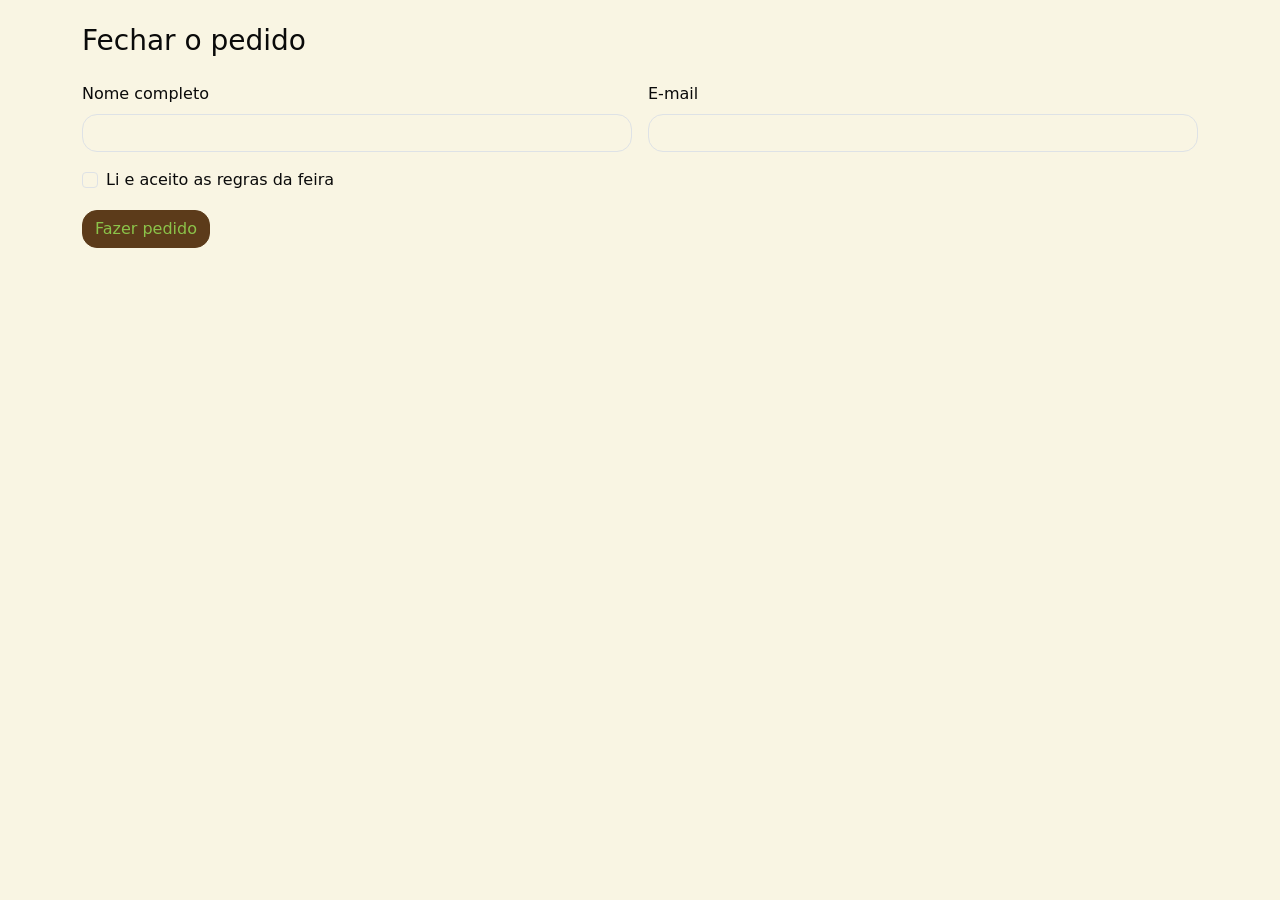
<file: checkout-bootstrap.html>
<!doctype html>
<html lang="pt-BR">
  <head>
    <meta charset="utf-8">
    <meta name="viewport" content="width=device-width, initial-scale=1">
    <title>Checkout Produtos</title>
    <link href="https://cdn.jsdelivr.net/npm/bootstrap@5.3.8/dist/css/bootstrap.min.css" rel="stylesheet" integrity="sha384-sRIl4kxILFvY47J16cr9ZwB07vP4J8+LH7qKQnuqkuIAvNWLzeN8tE5YBujZqJLB" crossorigin="anonymous">
    <link rel="stylesheet" href="tokens.css">
    <link rel="stylesheet" href="agrofeira-bootstrap.css">
    <script defer src="validacao.js"></script>
  </head>
  <body>
    <main class="container py-4">
        <h1 class="h3 mb-4">Fechar o pedido</h1>
        <form class="row g-3 needs-validation" novalidate>
            <div class="col-12 col-md-6">
                <label class="form-label" for="nome">Nome completo</label>
                <input type="text" class="form-control" id="nome" name="nome" autocomplete="name" aria-describedby="nome-erro" required>
                <div class="invalid-feedback" id="nome-erro">Informe o seu nome.</div>
            </div>
            <div class="col-12 col-md-6">
                <label class="form-label" for="email">E-mail</label>
                <input type="email" class="form-control" id="email" name="email" autocomplete="email" aria-describedby="email-erro" required>
                <div class="invalid-feedback" id="email-erro">Informe um e-mail, como maria@exemplo.com.br.</div>
            </div>
            <div class="col-12">
                <div class="form-check">
                    <input type="checkbox" class="form-check-input" id="termos" name="termos" 	aria-describedby="termos-erro" required>
                    <label class="form-check-label" for="termos">Li e aceito as regras da feira</label>
                    <div class="invalid-feedback" id="termos-erro">É preciso aceitar as regras para continuar.</div>
                </div>
            </div>
            <div class="col-12">
                <button type="submit" class="btn btn-primary">Fazer pedido</button>
            </div>
        </form>
    </main>
  </body>
</html>
</file>
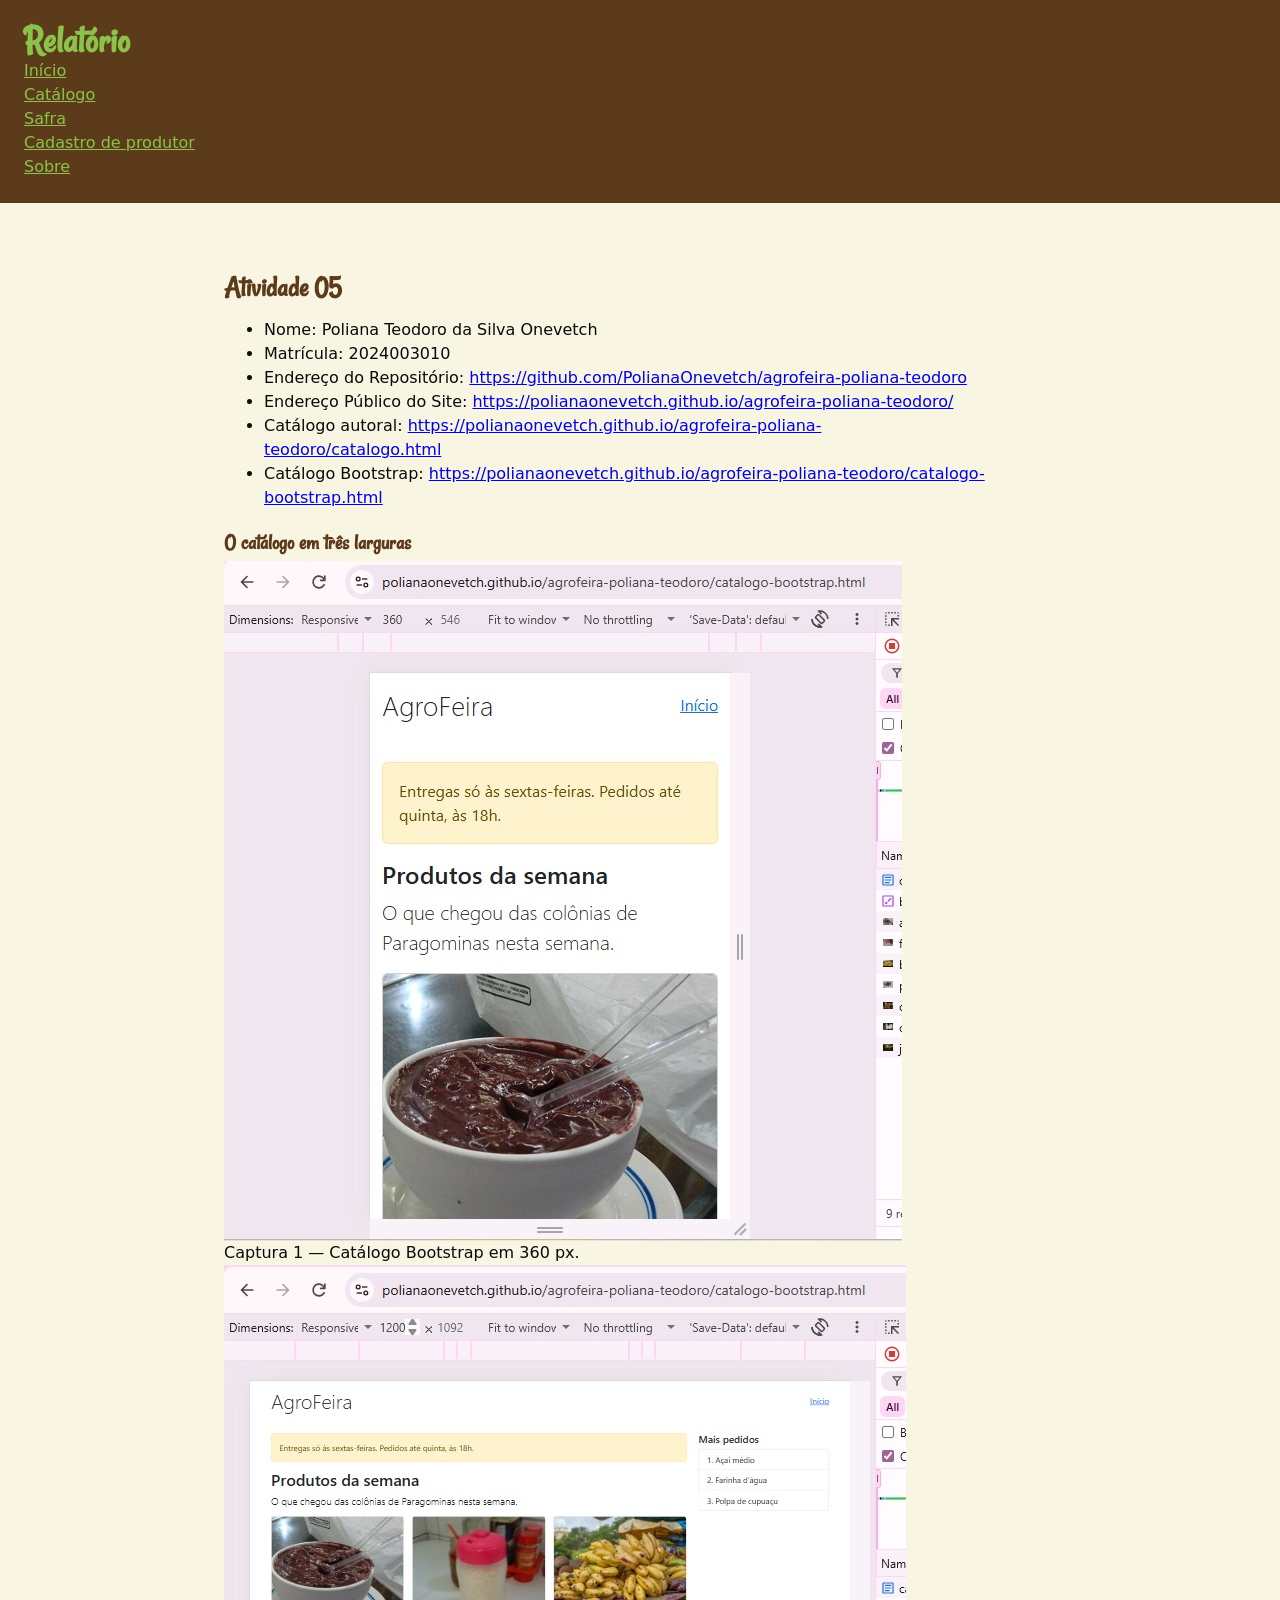
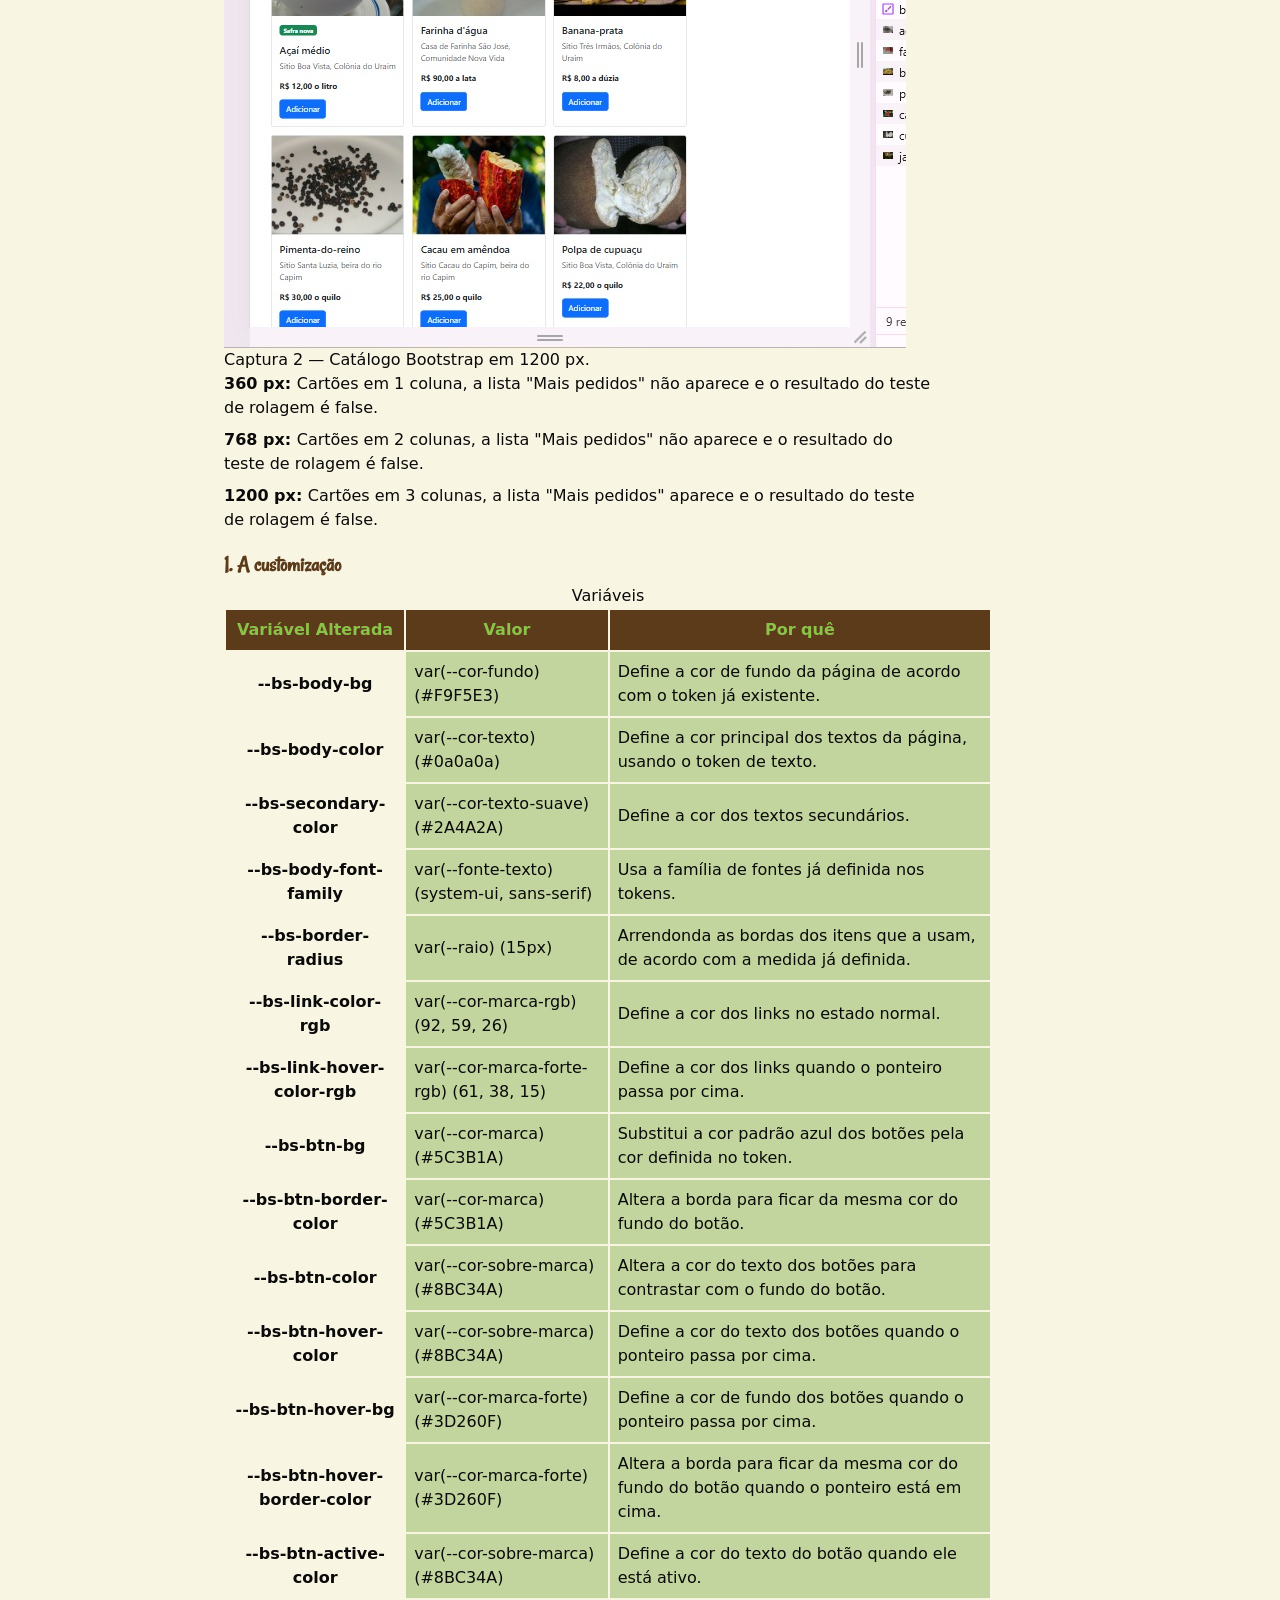
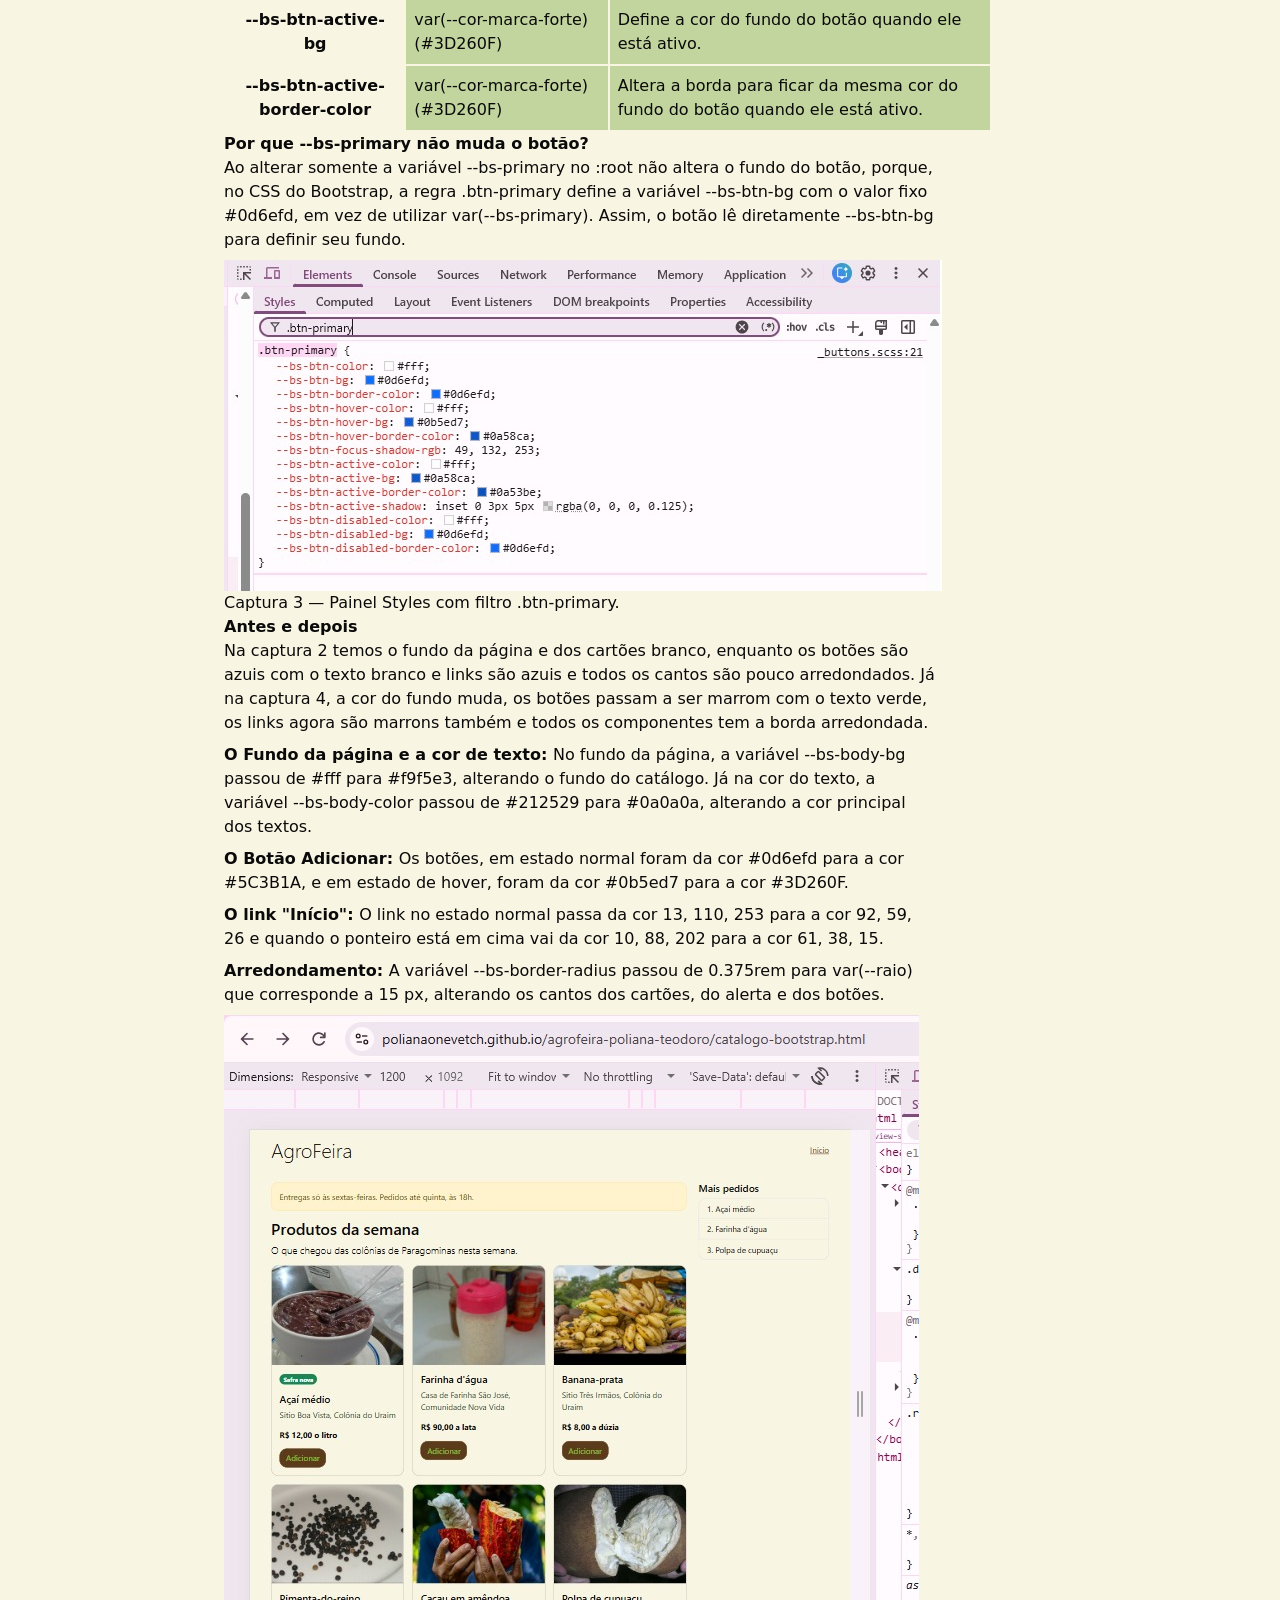
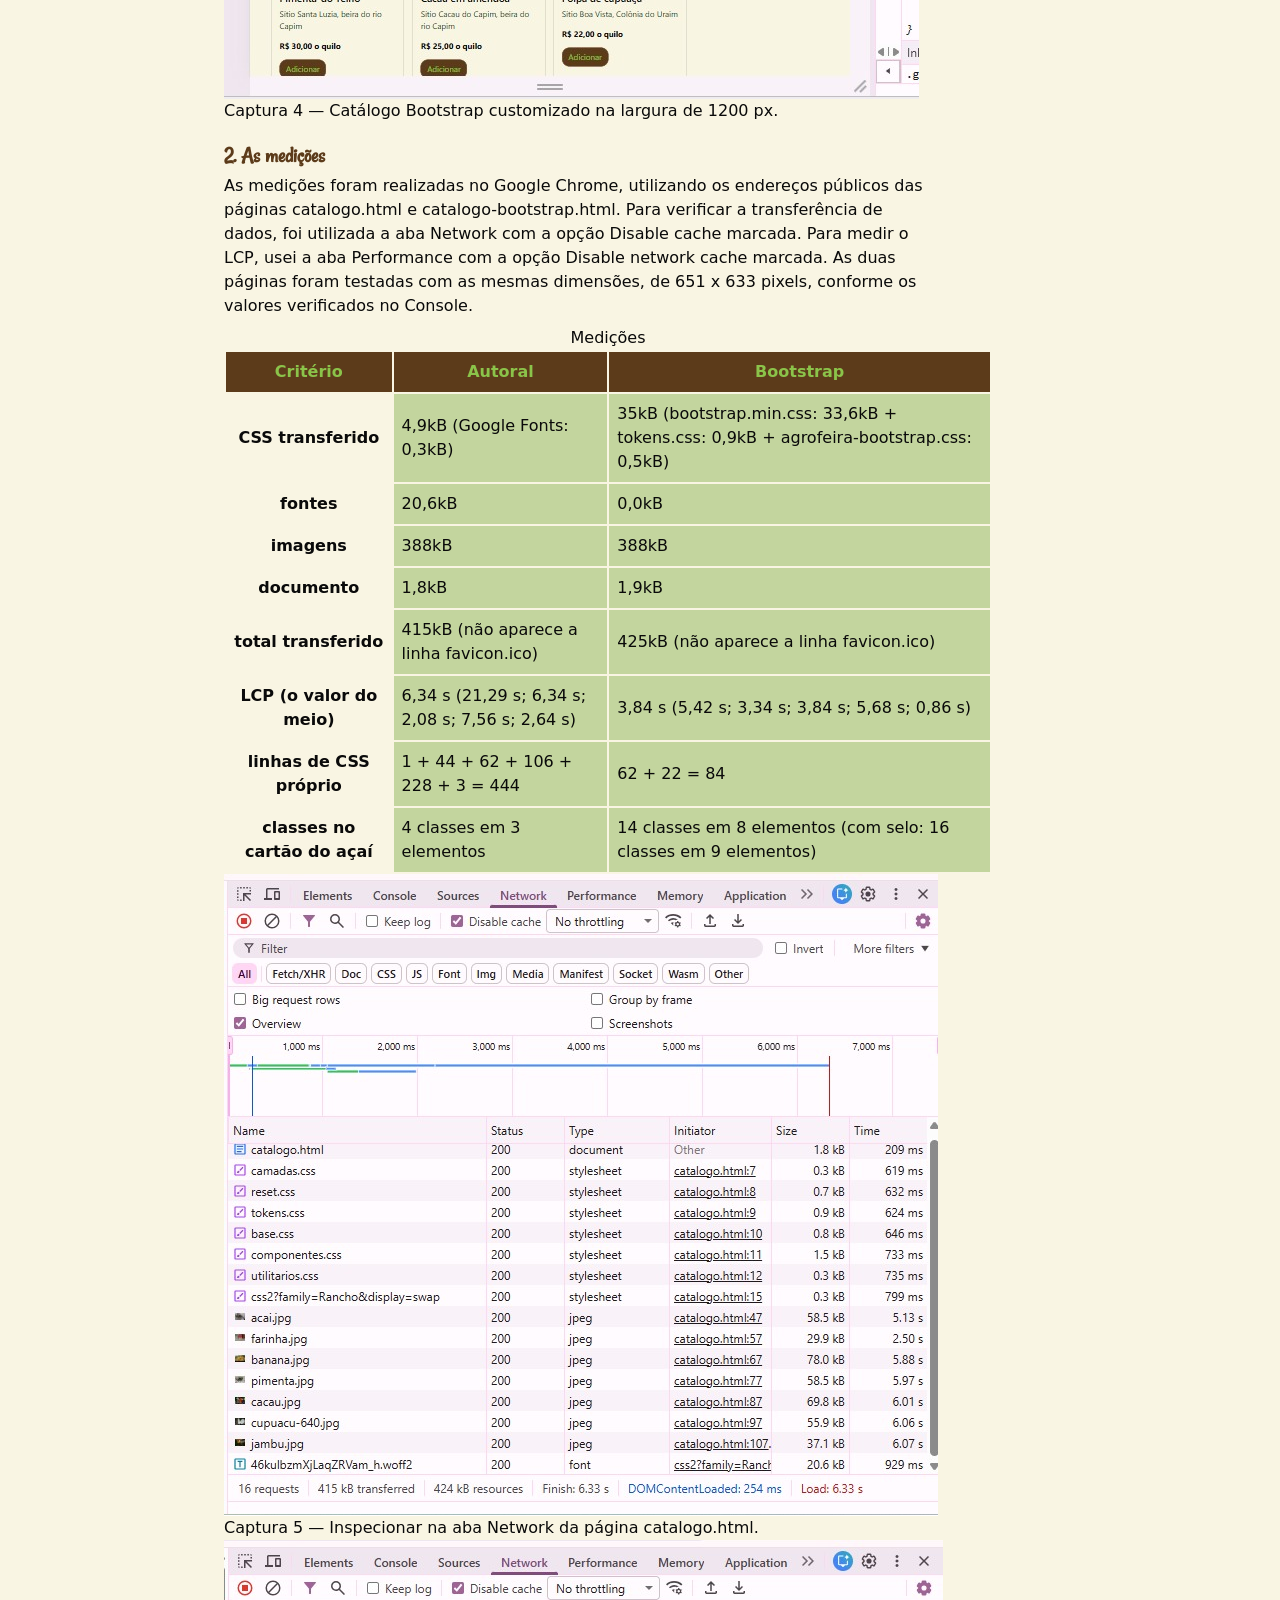
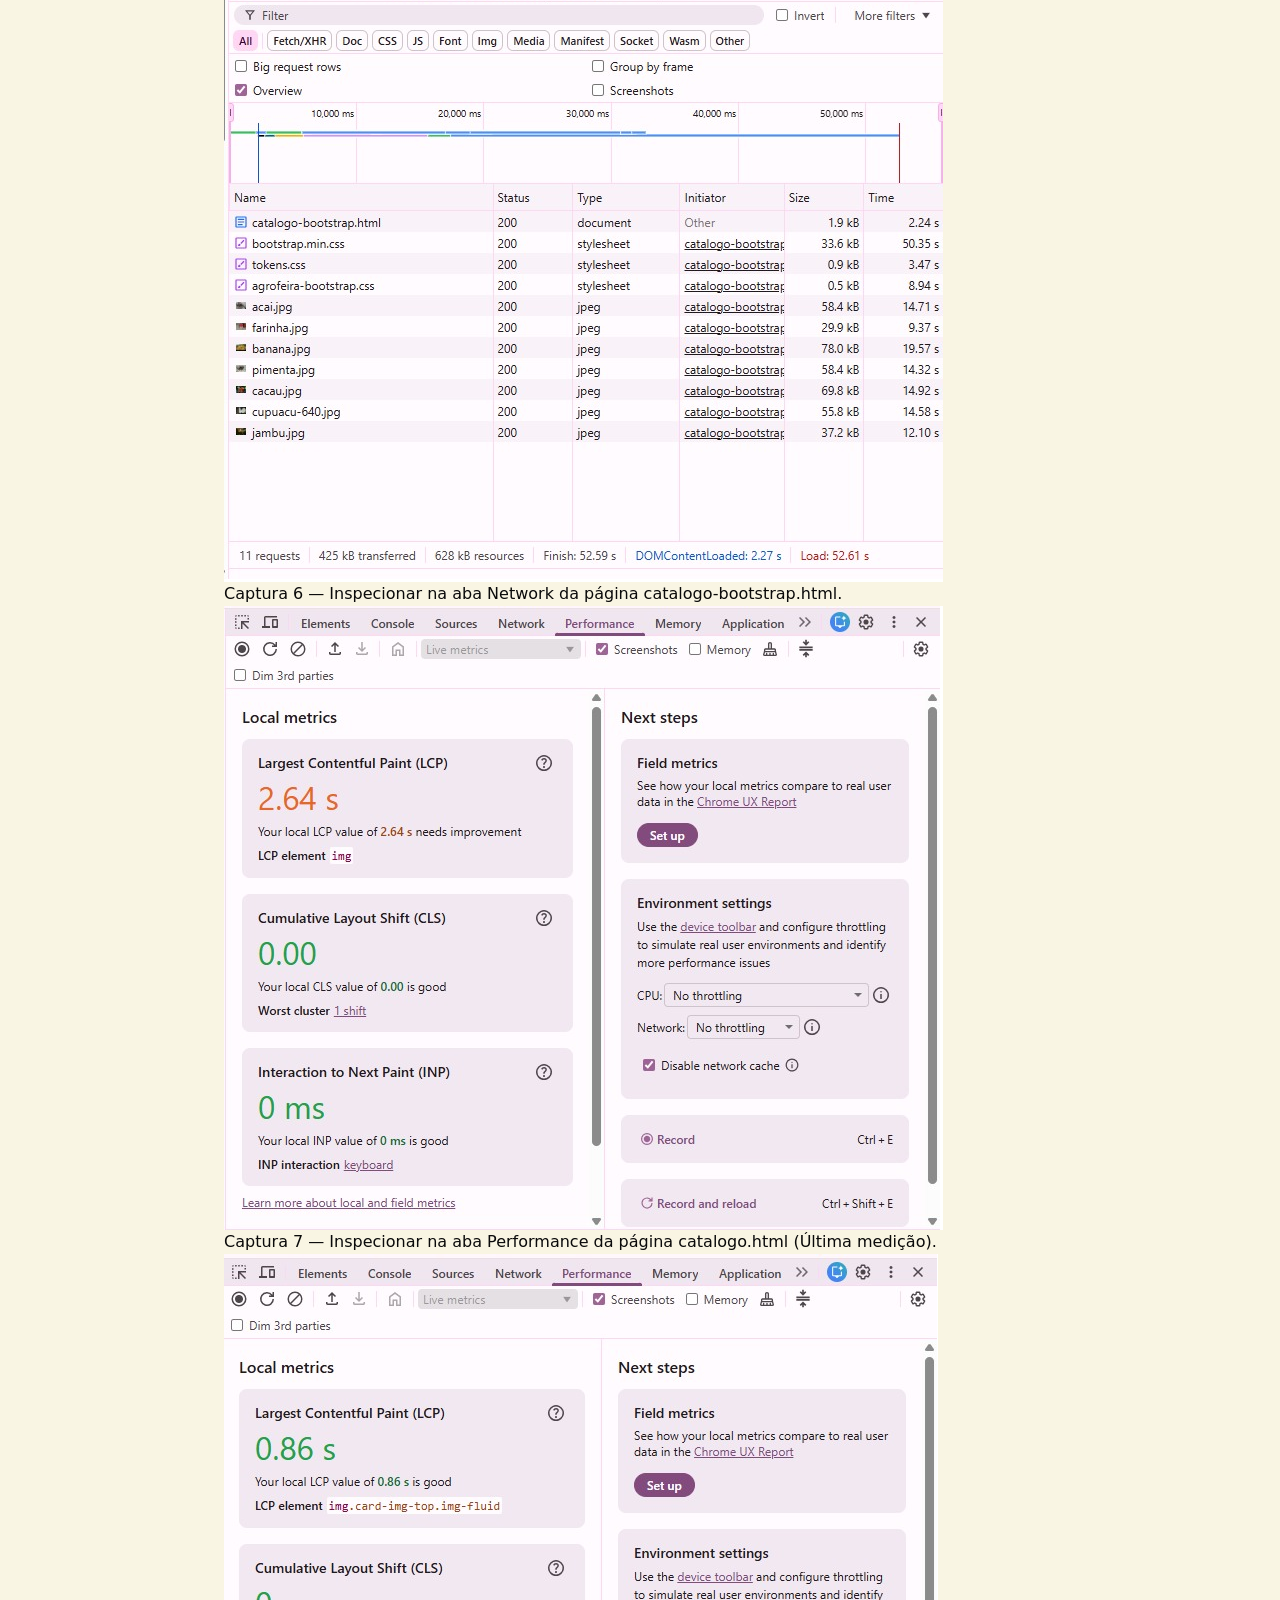
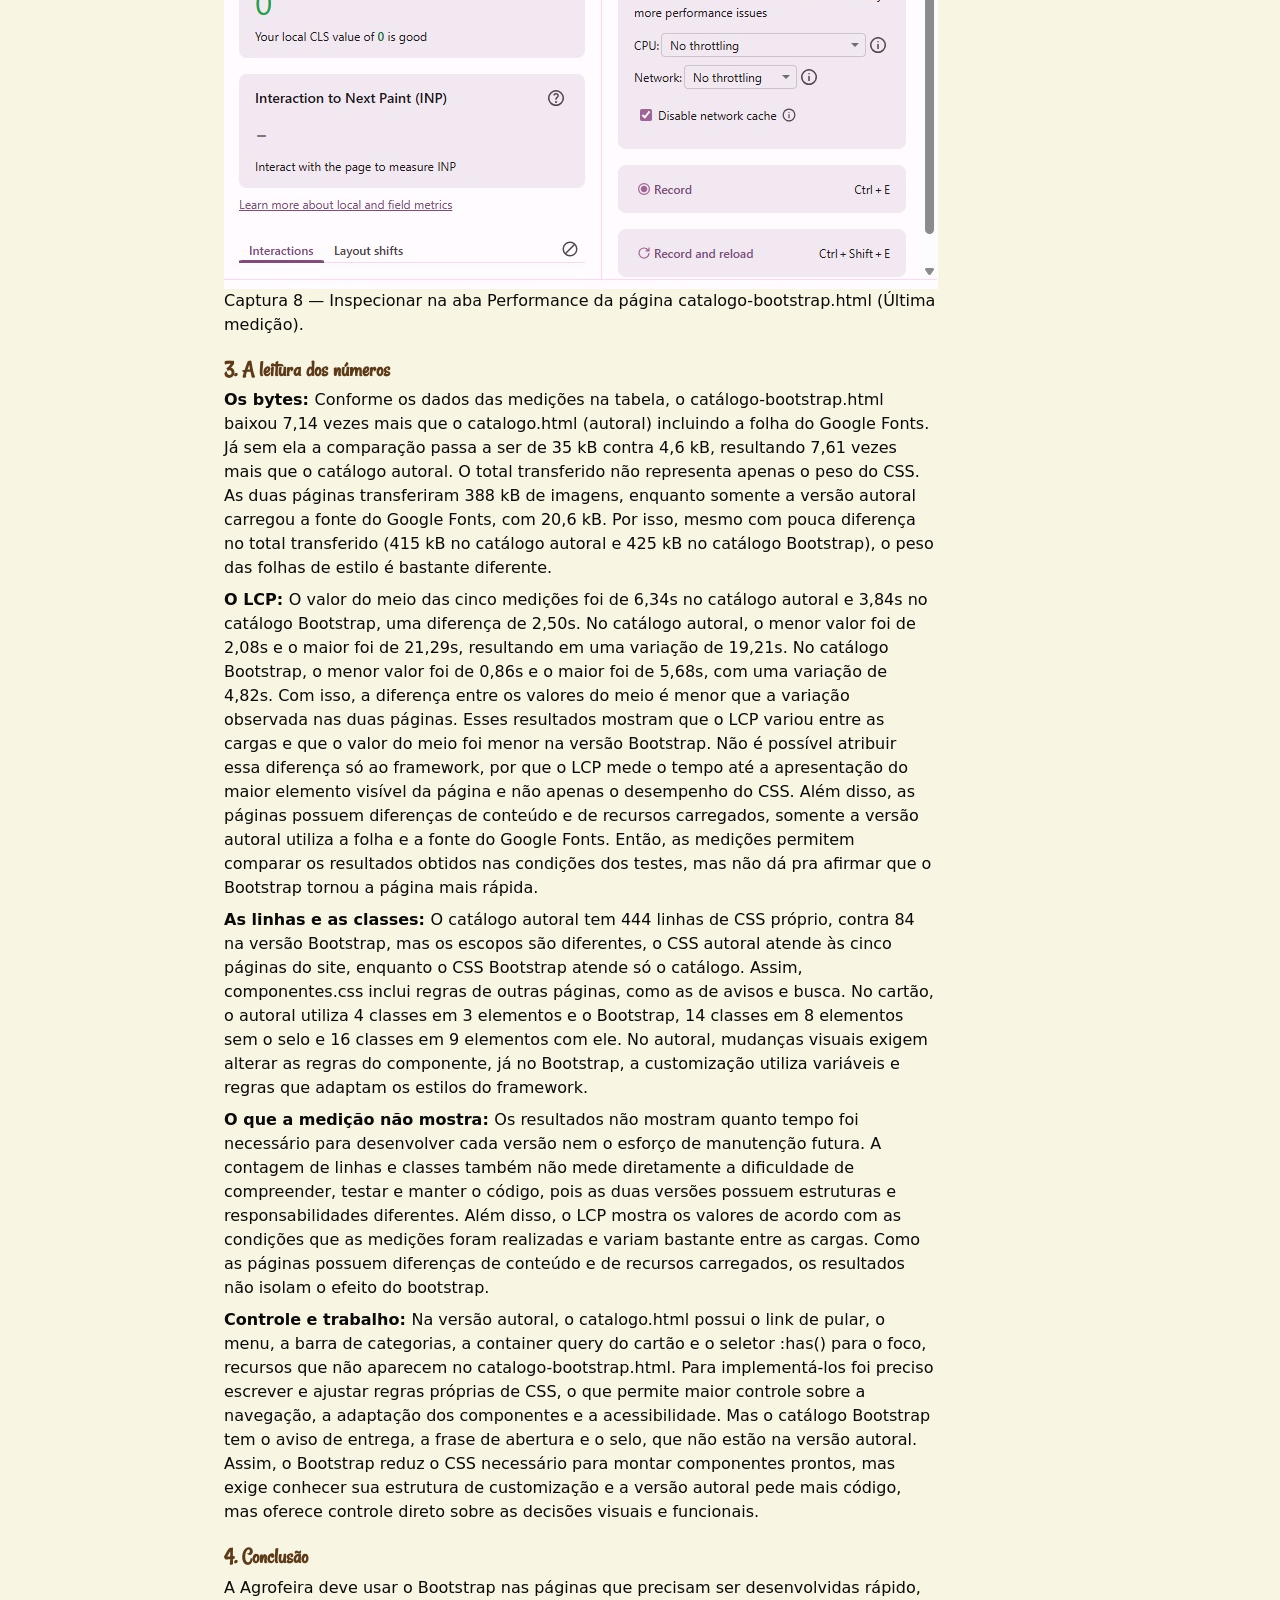
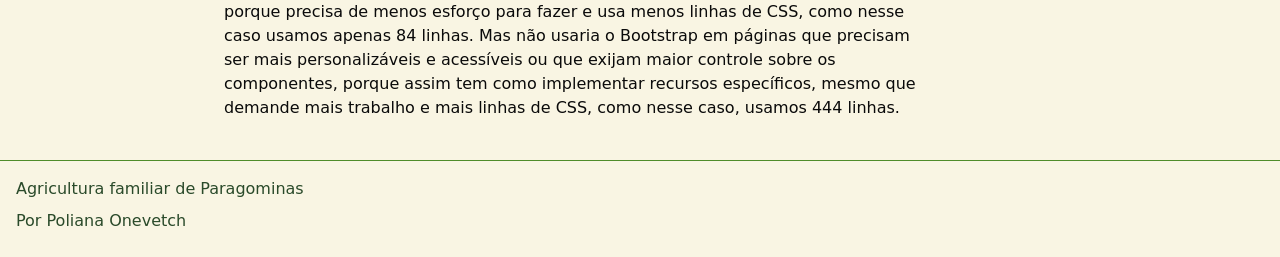
<file: comparativo.html>
<!doctype html>
<html lang="pt-BR">
  <head>
    <meta charset="utf-8">
    <meta name="viewport" content="width=device-width, initial-scale=1">
    <title>Poliana Teodoro da Silva Onevetch</title>
    <link rel="stylesheet" href="camadas.css">
    <link rel="preconnect" href="https://fonts.googleapis.com">
    <link rel="preconnect" href="https://fonts.gstatic.com" crossorigin>
    <link href="https://fonts.googleapis.com/css2?family=Rancho&display=swap" rel="stylesheet">
    <link rel="stylesheet" href="reset.css">
    <link rel="stylesheet" href="tokens.css">
    <link rel="stylesheet" href="base.css">
    <link rel="stylesheet" href="componentes.css">
    <link rel="stylesheet" href="utilitarios.css">
  </head>
  <body class="pagina-catalogo">
    <a class="pular" href="#main">Pular para o conteúdo</a>
    <header class="cabecalho-site">
      <h1>Relatório</h1>
      <nav aria-label="Principal">
      <ul class="menu">
        <li><a href="index.html">Início</a></li>
        <li><a href="catalogo.html">Catálogo</a></li>
        <li><a href="safra.html">Safra</a></li>
        <li><a href="cadastro-produtor.html">Cadastro de produtor</a></li>
        <li><a href="sobre.html">Sobre</a></li>
      </ul>
    </nav>
    </header>
    <main id="main">
        <h2>Atividade 05</h2>
        <ul>
          <li>Nome: Poliana Teodoro da Silva Onevetch</li>
          <li>Matrícula: 2024003010</li>
          <li>Endereço do Repositório: <a href="https://github.com/PolianaOnevetch/agrofeira-poliana-teodoro">https://github.com/PolianaOnevetch/agrofeira-poliana-teodoro</a></li>
          <li>Endereço Público do Site: <a href="https://polianaonevetch.github.io/agrofeira-poliana-teodoro/">https://polianaonevetch.github.io/agrofeira-poliana-teodoro/</a></li>
          <li>Catálogo autoral: <a href="https://polianaonevetch.github.io/agrofeira-poliana-teodoro/catalogo.html">https://polianaonevetch.github.io/agrofeira-poliana-teodoro/catalogo.html</a></li>
          <li>Catálogo Bootstrap: <a href="https://polianaonevetch.github.io/agrofeira-poliana-teodoro/catalogo-bootstrap.html">https://polianaonevetch.github.io/agrofeira-poliana-teodoro/catalogo-bootstrap.html</a></li>
        </ul>
        <h3>O catálogo em três larguras</h3>
        <figure>
          <img src="captura-1-360.png" alt="Catálogo Bootstrap na largura de 360 px" width="678" height="680">
          <figcaption>Captura 1 — Catálogo Bootstrap em 360 px.</figcaption>
        </figure>
        <figure>
          <img src="captura-2-1200-antes.png" alt="Catálogo Bootstrap na largura de 1200 px" width="682" height="683">
          <figcaption>Captura 2 — Catálogo Bootstrap em 1200 px.</figcaption>
        </figure>
        <p><strong>360 px: </strong>Cartões em 1 coluna, a lista "Mais pedidos" não aparece e o resultado do teste de rolagem é false.</p>
        <p><strong>768 px: </strong>Cartões em 2 colunas, a lista "Mais pedidos" não aparece e o resultado do teste de rolagem é false.</p>
        <p><strong>1200 px: </strong>Cartões em 3 colunas, a lista "Mais pedidos" aparece e o resultado do teste de rolagem é false.</p>

        <h3>1. A customização</h3>
        <table class="tabela-safra">
            <caption>Variáveis</caption>
            <thead>
                <tr>
                    <th scope="col">Variável Alterada</th>
                    <th scope="col">Valor</th>
                    <th scope="col">Por quê</th>
                </tr>
            </thead>
            <tbody>
                <tr>
                    <th scope="row">--bs-body-bg</th>
                    <td>var(--cor-fundo) (#F9F5E3)</td>
                    <td>Define a cor de fundo da página de acordo com o token já existente.</td>
                </tr>
                <tr>
                    <th scope="row">--bs-body-color</th>
                    <td>var(--cor-texto) (#0a0a0a)</td>
                    <td>Define a cor principal dos textos da página, usando o token de texto.</td>
                </tr>
                <tr>
                    <th scope="row">--bs-secondary-color</th>
                    <td>var(--cor-texto-suave) (#2A4A2A)</td>
                    <td>Define a cor dos textos secundários.</td>
                </tr>
                <tr>
                    <th scope="row">--bs-body-font-family</th>
                    <td>var(--fonte-texto) (system-ui, sans-serif)</td>
                    <td>Usa a família de fontes já definida nos tokens.</td>
                </tr>
                <tr>
                    <th scope="row">--bs-border-radius</th>
                    <td>var(--raio) (15px)</td>
                    <td>Arrendonda as bordas dos itens que a usam, de acordo com a medida já definida.</td>
                </tr>
                <tr>
                    <th scope="row">--bs-link-color-rgb</th>
                    <td>var(--cor-marca-rgb) (92, 59, 26)</td>
                    <td>Define a cor dos links no estado normal.</td>
                </tr>
                <tr>
                    <th scope="row">--bs-link-hover-color-rgb</th>
                    <td>var(--cor-marca-forte-rgb) (61, 38, 15)</td>
                    <td>Define a cor dos links quando o ponteiro passa por cima.</td>
                </tr>
                <tr>
                    <th scope="row">--bs-btn-bg</th>
                    <td>var(--cor-marca) (#5C3B1A)</td>
                    <td>Substitui a cor padrão azul dos botões pela cor definida no token.</td>
                </tr>
                <tr>
                    <th scope="row">--bs-btn-border-color</th>
                    <td>var(--cor-marca) (#5C3B1A)</td>
                    <td>Altera a borda para ficar da mesma cor do fundo do botão.</td>
                </tr>
                <tr>
                    <th scope="row">--bs-btn-color</th>
                    <td>var(--cor-sobre-marca) (#8BC34A)</td>
                    <td>Altera a cor do texto dos botões para contrastar com o fundo do botão.</td>
                </tr>
                <tr>
                    <th scope="row">--bs-btn-hover-color</th>
                    <td>var(--cor-sobre-marca) (#8BC34A)</td>
                    <td>Define a cor do texto dos botões quando o ponteiro passa por cima.</td>
                </tr>
                <tr>
                    <th scope="row">--bs-btn-hover-bg</th>
                    <td>var(--cor-marca-forte) (#3D260F)</td>
                    <td>Define a cor de fundo dos botões quando o ponteiro passa por cima.</td>
                </tr>
                <tr>
                    <th scope="row">--bs-btn-hover-border-color</th>
                    <td>var(--cor-marca-forte) (#3D260F)</td>
                    <td>Altera a borda para ficar da mesma cor do fundo do botão quando o ponteiro está em cima.</td>
                </tr>
                <tr>
                    <th scope="row">--bs-btn-active-color</th>
                    <td>var(--cor-sobre-marca) (#8BC34A)</td>
                    <td>Define a cor do texto do botão quando ele está ativo.</td>
                </tr>
                <tr>
                    <th scope="row">--bs-btn-active-bg</th>
                    <td>var(--cor-marca-forte) (#3D260F)</td>
                    <td>Define a cor do fundo do botão quando ele está ativo.</td>
                </tr>
                <tr>
                    <th scope="row">--bs-btn-active-border-color</th>
                    <td>var(--cor-marca-forte) (#3D260F)</td>
                    <td>Altera a borda para ficar da mesma cor do fundo do botão quando ele está ativo.</td>
                </tr>
            </tbody>
        </table>
        <h4>Por que --bs-primary não muda o botão?</h4>
        <p>
        Ao alterar somente a variável --bs-primary no :root não altera o fundo do botão, porque, no CSS do Bootstrap, a regra .btn-primary define a variável --bs-btn-bg com o valor fixo #0d6efd, em vez de utilizar var(--bs-primary). Assim, o botão lê diretamente --bs-btn-bg para definir seu fundo.
        </p>
        <figure>
          <img src="captura-3-regra-botao.png" alt="Painel Styles com filtro .btn-primary" width="718" height="331">
          <figcaption>Captura 3 — Painel Styles com filtro .btn-primary.</figcaption>
        </figure>
        <h4>Antes e depois</h4>
        <p>Na captura 2 temos o fundo da página e dos cartões branco, enquanto os botões são azuis com o texto branco e links são azuis e todos os cantos são pouco arredondados.
            Já na captura 4, a cor do fundo muda, os botões passam a ser marrom com o texto verde, os links agora são marrons também e todos os componentes tem a borda arredondada.</p>
        <p><strong>O Fundo da página e a cor de texto: </strong>No fundo da página, a variável --bs-body-bg passou de #fff para #f9f5e3, alterando o fundo do catálogo.
            Já na cor do texto, a variável --bs-body-color passou de #212529 para #0a0a0a, alterando a cor principal dos textos.
        </p>
        <p><strong>O Botão Adicionar: </strong> Os botões, em estado normal foram da cor #0d6efd para a cor #5C3B1A, e em estado de hover, foram da cor #0b5ed7 para a cor #3D260F.</p>
        <p><strong>O link "Início": </strong>O link no estado normal passa da cor 13, 110, 253 para a cor 92, 59, 26 e quando o ponteiro está em cima vai da cor 10, 88, 202 para a cor 61, 38, 15.</p>
        <p><strong>Arredondamento: </strong>A variável --bs-border-radius passou de 0.375rem para var(--raio) que corresponde a 15 px, alterando os cantos dos cartões, do alerta e dos botões.</p>
        <figure>
          <img src="captura-4-1200-depois.png" alt="Catálogo Bootstrap customizado na largura de 1200 px" width="695" height="684">
          <figcaption>Captura 4 — Catálogo Bootstrap customizado na largura de 1200 px.</figcaption>
        </figure>

        <h3>2. As medições</h3>
        <p>
            As medições foram realizadas no Google Chrome, utilizando os endereços públicos das páginas catalogo.html e catalogo-bootstrap.html. 
            Para verificar a transferência de dados, foi utilizada a aba Network com a opção Disable cache marcada. 
            Para medir o LCP, usei a aba Performance com a opção Disable network cache marcada. 
            As duas páginas foram testadas com as mesmas dimensões, de 651 x 633 pixels, conforme os valores verificados no Console.
        </p>
        <table class="tabela-safra">
            <caption>Medições</caption>
            <thead>
                <tr>
                    <th scope="col">Critério</th>
                    <th scope="col">Autoral</th>
                    <th scope="col">Bootstrap</th>
                </tr>
            </thead>
            <tbody>
                <tr>
                    <th scope="row">CSS transferido</th>
                    <td>4,9kB (Google Fonts: 0,3kB)</td>
                    <td>35kB (bootstrap.min.css: 33,6kB + tokens.css: 0,9kB + agrofeira-bootstrap.css: 0,5kB)</td>
                </tr>
                <tr>
                    <th scope="row">fontes</th>
                    <td>20,6kB</td>
                    <td>0,0kB</td>
                </tr>
                <tr>
                    <th scope="row">imagens</th>
                    <td>388kB</td>
                    <td>388kB</td>
                </tr>
                <tr>
                    <th scope="row">documento</th>
                    <td>1,8kB</td>
                    <td>1,9kB</td>
                </tr>
                <tr>
                    <th scope="row">total transferido</th>
                    <td>415kB (não aparece a linha favicon.ico)</td>
                    <td>425kB (não aparece a linha favicon.ico)</td>
                </tr>
                <tr>
                    <th scope="row">LCP (o valor do meio)</th>
                    <td>6,34 s (21,29 s; 6,34 s; 2,08 s; 7,56 s; 2,64 s)</td>
                    <td>3,84 s (5,42 s; 3,34 s; 3,84 s; 5,68 s; 0,86 s)</td>
                </tr>
                <tr>
                    <th scope="row">linhas de CSS próprio</th>
                    <td>1 + 44 + 62 + 106 + 228 + 3 = 444</td>
                    <td>62 + 22 = 84</td>
                </tr>
                <tr>
                    <th scope="row">classes no cartão do açaí</th>
                    <td>4 classes em 3 elementos</td>
                    <td>14 classes em 8 elementos (com selo: 16 classes em 9 elementos)</td>
                </tr>
            </tbody>
        </table>
        <figure>
          <img src="captura-5-rede-autoral.png" alt="Inspecionar na aba Network da página catalogo.html" width="714" height="642">
          <figcaption>Captura 5 — Inspecionar na aba Network da página catalogo.html.</figcaption>
        </figure>
        <figure>
          <img src="captura-6-rede-bootstrap.png" alt="Inspecionar na aba Network da página catalogo-bootstrap.html" width="719" height="642">
          <figcaption>Captura 6 — Inspecionar na aba Network da página catalogo-bootstrap.html.</figcaption>
        </figure>
        <figure>
          <img src="captura-7-lcp-autoral.png" alt="Inspecionar na aba Performance da página catalogo.html" width="719" height="624">
          <figcaption>Captura 7 — Inspecionar na aba Performance da página catalogo.html (Última medição).</figcaption>
        </figure>
        <figure>
          <img src="captura-8-lcp-bootstrap.png" alt="Inspecionar na aba Performance da página catalogo-bootstrap.html" width="714" height="645">
          <figcaption>Captura 8 — Inspecionar na aba Performance da página catalogo-bootstrap.html (Última medição).</figcaption>
        </figure>
        
        <h3>3. A leitura dos números</h3>
        <p><strong>Os bytes: </strong>Conforme os dados das medições na tabela, o catálogo-bootstrap.html baixou 7,14 vezes mais que o catalogo.html (autoral) incluindo a folha do Google Fonts.
            Já sem ela a comparação passa a ser de 35 kB contra 4,6 kB, resultando 7,61 vezes mais que o catálogo autoral.
            O total transferido não representa apenas o peso do CSS. As duas páginas transferiram 388 kB de imagens, 
            enquanto somente a versão autoral carregou a fonte do Google Fonts, com 20,6 kB. 
            Por isso, mesmo com pouca diferença no total transferido (415 kB no catálogo autoral e 425 kB no catálogo Bootstrap), 
            o peso das folhas de estilo é bastante diferente.
        </p>
        <p><strong>O LCP: </strong>O valor do meio das cinco medições foi de 6,34s no catálogo autoral e 3,84s no catálogo Bootstrap, uma diferença de 2,50s. 
            No catálogo autoral, o menor valor foi de 2,08s e o maior foi de 21,29s, resultando em uma variação de 19,21s. 
            No catálogo Bootstrap, o menor valor foi de 0,86s e o maior foi de 5,68s, com uma variação de 4,82s. 
            Com isso, a diferença entre os valores do meio é menor que a variação observada nas duas páginas. 
            Esses resultados mostram que o LCP variou entre as cargas e que o valor do meio foi menor na versão Bootstrap. 
            Não é possível atribuir essa diferença só ao framework, por que o LCP mede o tempo até a apresentação do maior elemento visível da página e não apenas o desempenho do CSS. 
            Além disso, as páginas possuem diferenças de conteúdo e de recursos carregados, somente a versão autoral utiliza a folha e a fonte do Google Fonts. Então, as medições 
            permitem comparar os resultados obtidos nas condições dos testes, mas não dá pra afirmar que o Bootstrap tornou a página mais rápida.
        </p>
        <p><strong>As linhas e as classes: </strong> O catálogo autoral tem 444 linhas de CSS próprio, contra 84 na versão Bootstrap, 
            mas os escopos são diferentes, o CSS autoral atende às cinco páginas do site, enquanto o CSS Bootstrap atende só o catálogo. 
            Assim, componentes.css inclui regras de outras páginas, como as de avisos e busca. 
            No cartão, o autoral utiliza 4 classes em 3 elementos e o Bootstrap, 14 classes em 8 elementos sem o selo e 16 classes em 9 elementos com ele. 
            No autoral, mudanças visuais exigem alterar as regras do componente, já no Bootstrap, a customização utiliza variáveis e regras que adaptam os estilos do framework.
        </p>
        <p><strong>O que a medição não mostra: </strong>Os resultados não mostram quanto tempo foi necessário para desenvolver cada versão nem o esforço de manutenção futura. 
        A contagem de linhas e classes também não mede diretamente a dificuldade de compreender, testar e manter o código, pois as duas versões possuem estruturas e responsabilidades diferentes. 
        Além disso, o LCP mostra os valores de acordo com as condições que as medições foram realizadas e variam bastante entre as cargas.
        Como as páginas possuem diferenças de conteúdo e de recursos carregados, os resultados não isolam o efeito do bootstrap.
        </p>
        <p><strong>Controle e trabalho: </strong>Na versão autoral, o catalogo.html possui o link de pular, o menu, a barra de categorias, 
            a container query do cartão e o seletor :has() para o foco, recursos que não aparecem no catalogo-bootstrap.html. 
            Para implementá-los foi preciso escrever e ajustar regras próprias de CSS, o que permite maior controle sobre a navegação, a adaptação dos componentes e a acessibilidade.
            Mas o catálogo Bootstrap tem o aviso de entrega, a frase de abertura e o selo, que não estão na versão autoral. 
            Assim, o Bootstrap reduz o CSS necessário para montar componentes prontos, mas exige conhecer sua estrutura de customização e a versão autoral pede mais código, mas oferece controle direto sobre as decisões visuais e funcionais.
        </p>

        <h3>4. Conclusão</h3>
        <p>A  Agrofeira deve usar o Bootstrap nas páginas que precisam ser desenvolvidas rápido, porque precisa de menos esforço para fazer e
            usa menos linhas de CSS, como nesse caso usamos apenas 84 linhas. Mas não usaria o Bootstrap em páginas que precisam ser mais personalizáveis e acessíveis
            ou que exijam maior controle sobre os componentes, porque assim tem como implementar recursos específicos, mesmo que demande mais trabalho 
            e mais linhas de CSS, como nesse caso, usamos 444 linhas.
        </p>

    </main>
    <footer class="rodape-site">
      <p>Agricultura familiar de Paragominas</p>
      <p>Por Poliana Onevetch</p>
    </footer>
  </body>
</html>
</file>
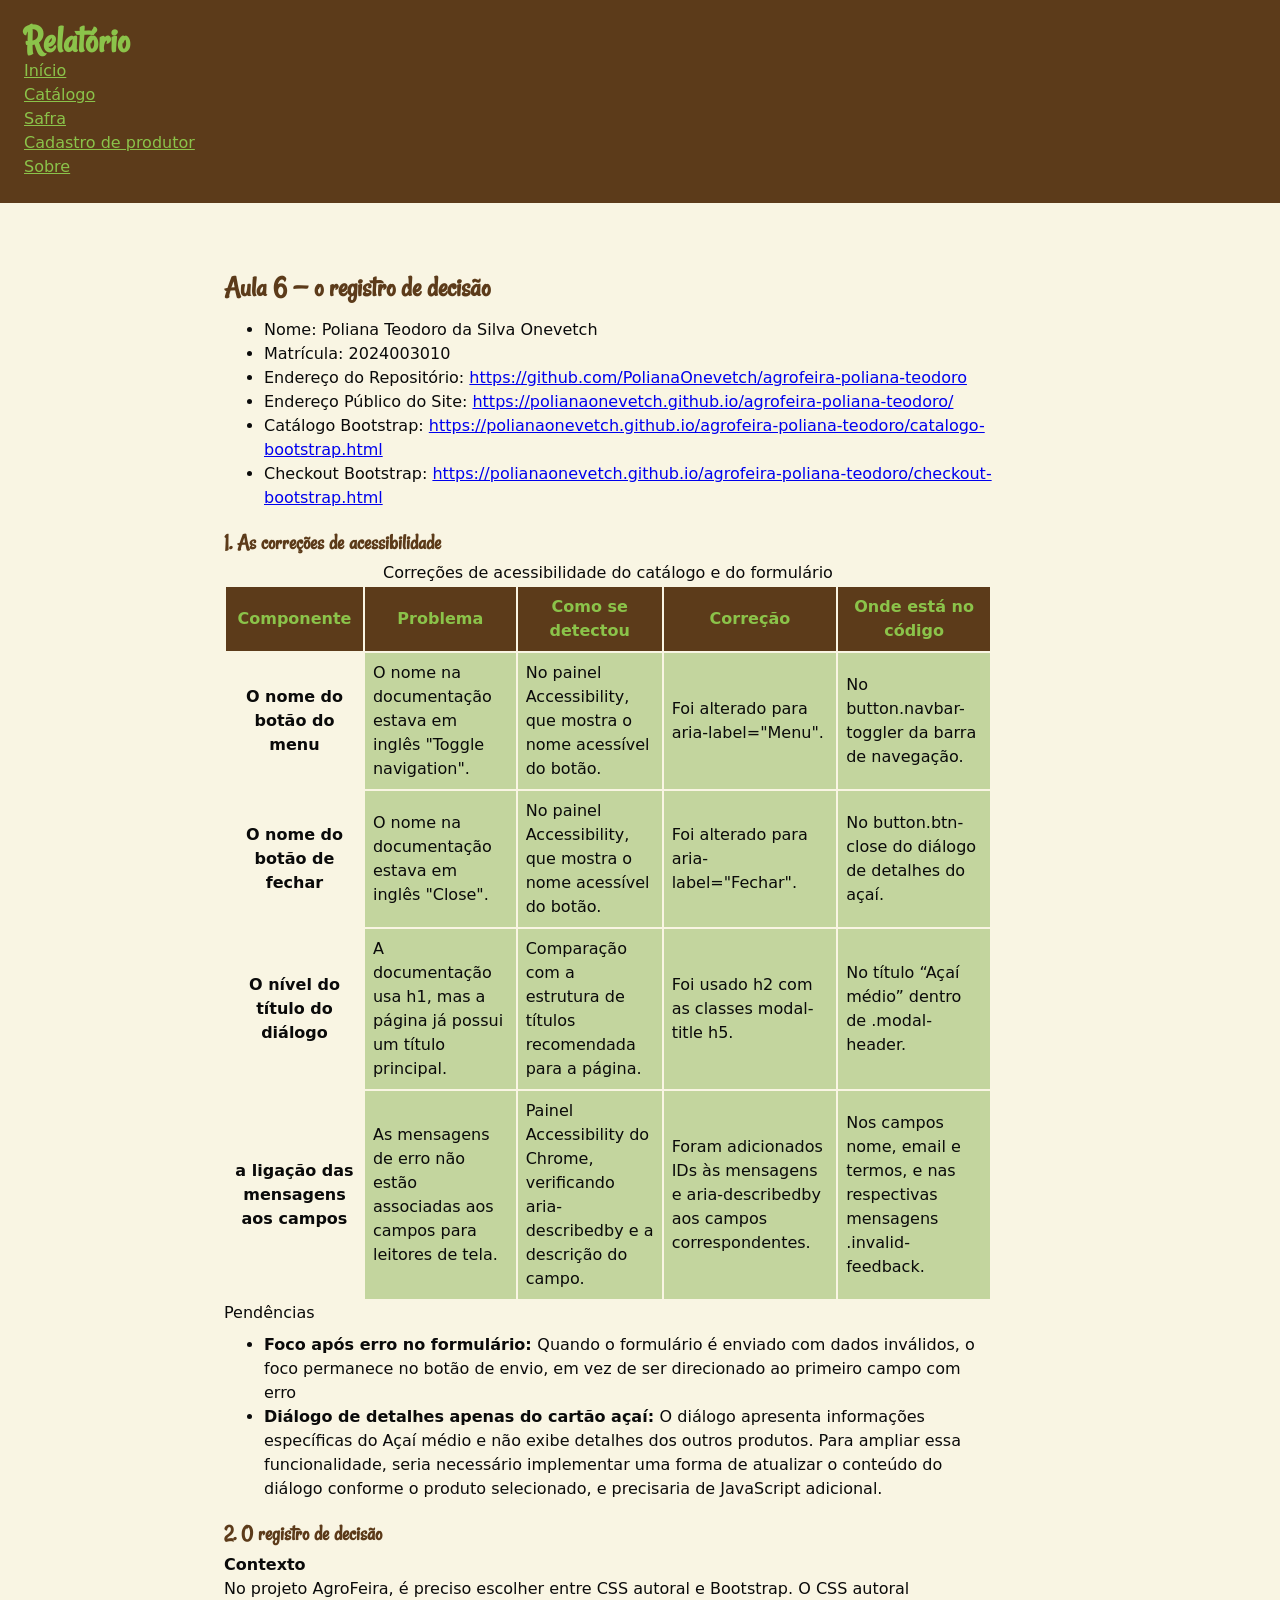
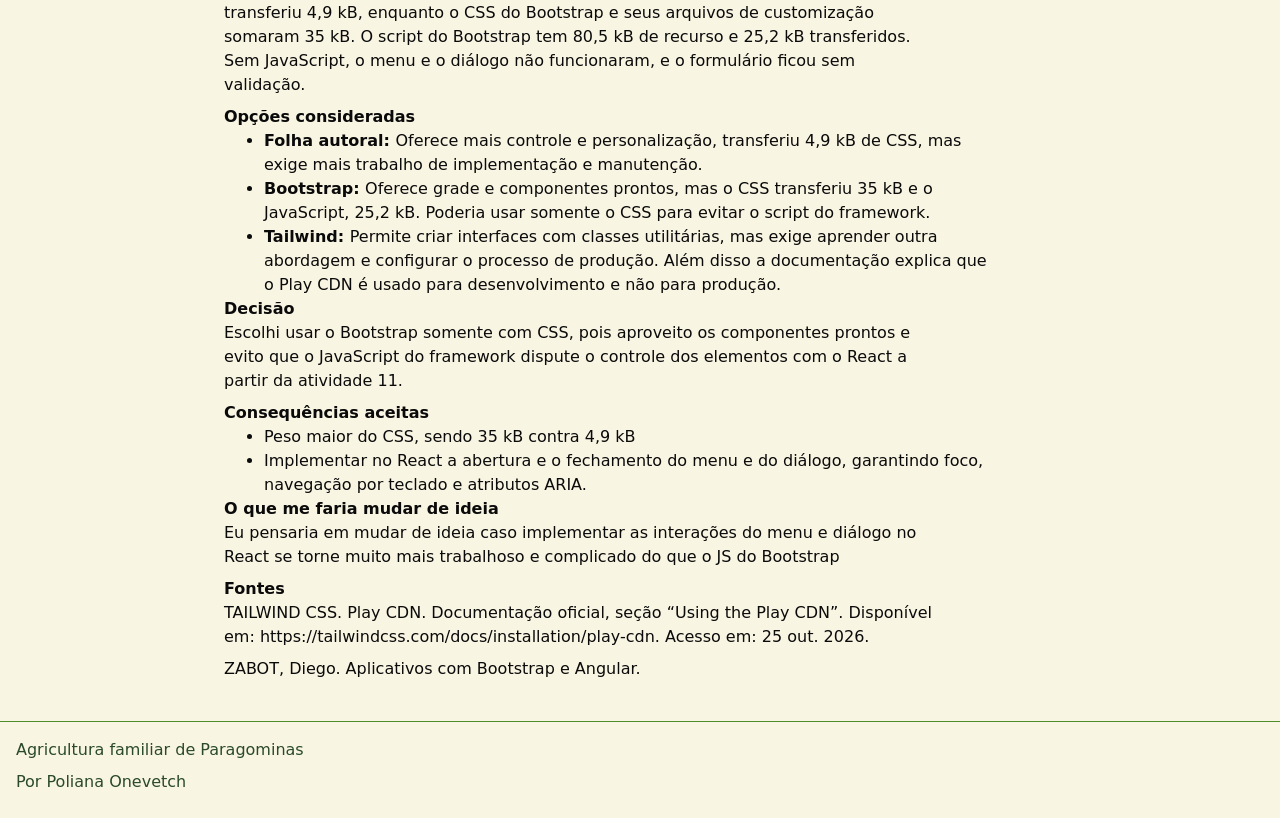
<file: decisao.html>
<!doctype html>
<html lang="pt-BR">
  <head>
    <meta charset="utf-8">
    <meta name="viewport" content="width=device-width, initial-scale=1">
    <title>Poliana Teodoro da Silva Onevetch</title>
    <link rel="stylesheet" href="camadas.css">
    <link rel="preconnect" href="https://fonts.googleapis.com">
    <link rel="preconnect" href="https://fonts.gstatic.com" crossorigin>
    <link href="https://fonts.googleapis.com/css2?family=Rancho&display=swap" rel="stylesheet">
    <link rel="stylesheet" href="reset.css">
    <link rel="stylesheet" href="tokens.css">
    <link rel="stylesheet" href="base.css">
    <link rel="stylesheet" href="componentes.css">
    <link rel="stylesheet" href="utilitarios.css">
  </head>
  <body class="pagina-catalogo">
    <a class="pular" href="#main">Pular para o conteúdo</a>
    <header class="cabecalho-site">
      <h1>Relatório</h1>
      <nav aria-label="Principal">
      <ul class="menu">
        <li><a href="index.html">Início</a></li>
        <li><a href="catalogo.html">Catálogo</a></li>
        <li><a href="safra.html">Safra</a></li>
        <li><a href="cadastro-produtor.html">Cadastro de produtor</a></li>
        <li><a href="sobre.html">Sobre</a></li>
      </ul>
    </nav>
    </header>
    <main id="main">
        <h2>Aula 6 — o registro de decisão</h2>
        <ul>
            <li>Nome: Poliana Teodoro da Silva Onevetch</li>
            <li>Matrícula: 2024003010</li>
            <li>Endereço do Repositório: <a href="https://github.com/PolianaOnevetch/agrofeira-poliana-teodoro">https://github.com/PolianaOnevetch/agrofeira-poliana-teodoro</a></li>
            <li>Endereço Público do Site: <a href="https://polianaonevetch.github.io/agrofeira-poliana-teodoro/">https://polianaonevetch.github.io/agrofeira-poliana-teodoro/</a></li>
            <li>Catálogo Bootstrap: <a href="https://polianaonevetch.github.io/agrofeira-poliana-teodoro/catalogo-bootstrap.html">https://polianaonevetch.github.io/agrofeira-poliana-teodoro/catalogo-bootstrap.html</a></li>
            <li>Checkout Bootstrap: <a href="https://polianaonevetch.github.io/agrofeira-poliana-teodoro/checkout-bootstrap.html">https://polianaonevetch.github.io/agrofeira-poliana-teodoro/checkout-bootstrap.html</a></li>
        </ul>
        <h3>1. As correções de acessibilidade</h3>
        <table class="tabela-safra">
            <caption>Correções de acessibilidade do catálogo e do formulário</caption>
            <thead>
                <tr>
                    <th scope="col">Componente</th>
                    <th scope="col">Problema</th>
                    <th scope="col">Como se detectou</th>
                    <th scope="col">Correção</th>
                    <th scope="col">Onde está no código</th>
                </tr>
            </thead>
            <tbody>
                <tr>
                    <th scope="row">O nome do botão do menu</th>
                    <td>O nome na documentação estava em inglês "Toggle navigation".</td>
                    <td>No painel Accessibility, que mostra o nome acessível do botão.</td>
                    <td>Foi alterado para aria-label="Menu".</td>
                    <td>No button.navbar-toggler da barra de navegação.</td>
                </tr>
                <tr>
                    <th scope="row">O nome do botão de fechar</th>
                    <td>O nome na documentação estava em inglês "Close".</td>
                    <td>No painel Accessibility, que mostra o nome acessível do botão.</td>
                    <td>Foi alterado para aria-label="Fechar".</td>
                    <td>No button.btn-close do diálogo de detalhes do açaí.</td>
                </tr>
                <tr>
                    <th scope="row">O nível do título do diálogo</th>
                    <td>A documentação usa h1, mas a página já possui um título principal.</td>
                    <td>Comparação com a estrutura de títulos recomendada para a página.</td>
                    <td>Foi usado h2 com as classes modal-title h5.</td>
                    <td>No título “Açaí médio” dentro de .modal-header.</td>
                </tr>
                <tr>
                    <th scope="row">a ligação das mensagens aos campos</th>
                    <td>As mensagens de erro não estão associadas aos campos para leitores de tela.</td>
                    <td>Painel Accessibility do Chrome, verificando aria-describedby e a descrição do campo.</td>
                    <td>Foram adicionados IDs às mensagens e aria-describedby aos campos correspondentes.</td>
                    <td>Nos campos nome, email e termos, e nas respectivas mensagens .invalid-feedback.</td>
                </tr>
            </tbody>
        </table>
        <p>Pendências</p>
        <ul>
            <li><strong>Foco após erro no formulário: </strong>Quando o formulário é enviado com dados inválidos, 
                o foco permanece no botão de envio, em vez de ser direcionado ao primeiro campo com erro</li>
            <li><strong>Diálogo de detalhes apenas do cartão açaí: </strong>O diálogo apresenta informações específicas 
                do Açaí médio e não exibe detalhes dos outros produtos. Para ampliar essa funcionalidade, seria necessário 
                implementar uma forma de atualizar o conteúdo do diálogo conforme o produto selecionado, e precisaria de JavaScript adicional.</li>
        </ul>

        <h3>2. O registro de decisão</h3>
        <h4>Contexto</h4>
        <p>
            No projeto AgroFeira, é preciso escolher entre CSS autoral e Bootstrap. O CSS autoral transferiu 4,9 kB, 
            enquanto o CSS do Bootstrap e seus arquivos de customização somaram 35 kB. O script do Bootstrap tem 80,5 kB 
            de recurso e 25,2 kB transferidos. Sem JavaScript, o menu e o diálogo não funcionaram, e o formulário ficou sem validação.
        </p>

        <h4>Opções consideradas</h4>
        <ul>
            <li><strong>Folha autoral: </strong>Oferece mais controle e personalização, transferiu 4,9 kB de CSS, 
                mas exige mais trabalho de implementação e manutenção.</li>
            <li><strong>Bootstrap: </strong>Oferece grade e componentes prontos, mas o CSS transferiu 35 kB e 
                o JavaScript, 25,2 kB. Poderia usar somente o CSS para evitar o script do framework.</li>
            <li><strong>Tailwind: </strong>Permite criar interfaces com classes utilitárias, mas exige aprender 
                outra abordagem e configurar o processo de produção. Além disso a documentação explica que o 
                Play CDN é usado para desenvolvimento e não para produção.</li>
        </ul>

        <h4>Decisão</h4>
        <p>
            Escolhi usar o Bootstrap somente com CSS, pois aproveito os componentes prontos e evito que o JavaScript do framework 
            dispute o controle dos elementos com o React a partir da atividade 11.
        </p>

        <h4>Consequências aceitas</h4>
        <ul>
            <li>Peso maior do CSS, sendo 35 kB contra 4,9 kB</li>
            <li>Implementar no React a abertura e o fechamento do menu e do diálogo, garantindo foco, navegação por teclado e atributos ARIA.</li>
        </ul>

        <h4>O que me faria mudar de ideia</h4>
        <p>
            Eu pensaria em mudar de ideia caso implementar as interações do menu e diálogo no React se torne muito mais trabalhoso e 
            complicado do que o JS do Bootstrap
        </p>

        <h4>Fontes</h4>
        <p>TAILWIND CSS. Play CDN. Documentação oficial, seção “Using the Play CDN”. Disponível em: https://tailwindcss.com/docs/installation/play-cdn. Acesso em: 25 out. 2026.</p>
        <p>ZABOT, Diego. Aplicativos com Bootstrap e Angular.</p>
    </main>
    <footer class="rodape-site">
      <p>Agricultura familiar de Paragominas</p>
      <p>Por Poliana Onevetch</p>
    </footer>
  </body>
</html>
</file>
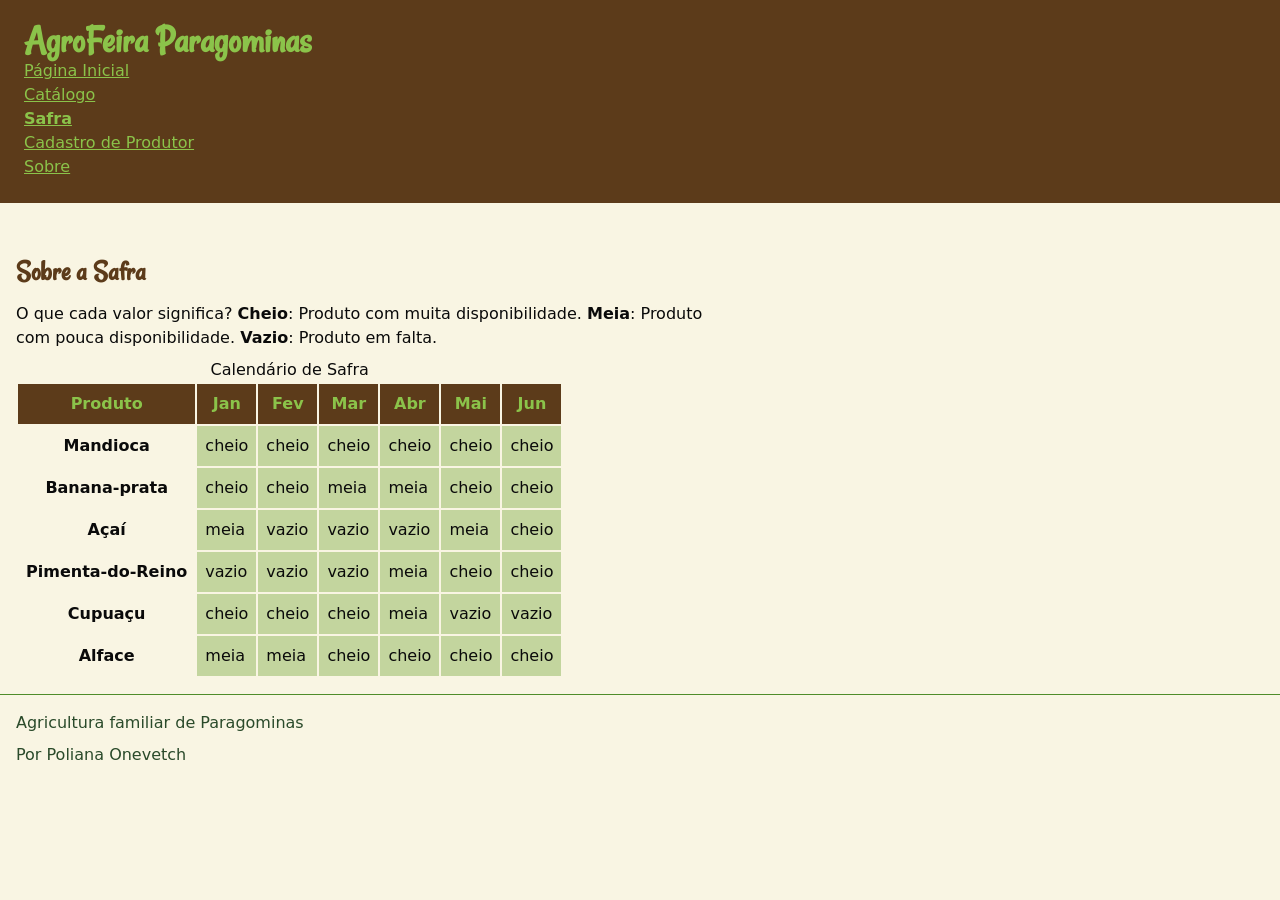
<file: safra.html>
<!doctype html>
<html lang="pt-BR">
  <head>
    <meta charset="utf-8">
    <meta name="viewport" content="width=device-width, initial-scale=1">
    <title>Safra</title>
    <link rel="stylesheet" href="camadas.css">
    <link rel="stylesheet" href="reset.css">
    <link rel="stylesheet" href="tokens.css">
    <link rel="stylesheet" href="base.css">
    <link rel="stylesheet" href="componentes.css">
    <link rel="stylesheet" href="utilitarios.css">
    <link rel="preconnect" href="https://fonts.googleapis.com">
    <link rel="preconnect" href="https://fonts.gstatic.com" crossorigin>
    <link href="https://fonts.googleapis.com/css2?family=Rancho&display=swap" rel="stylesheet">
  </head>
  <body>
    <a class="pular" href="#main">Pular para o conteúdo</a>
    <header class="cabecalho-site">
      <h1>AgroFeira Paragominas</h1>
      <nav aria-label="Principal">
        <ul class="menu">
          <li><a href="index.html">Página Inicial</a></li>
          <li><a href="catalogo.html">Catálogo</a></li>
          <li><a href="safra.html" aria-current="page">Safra</a></li>
          <li><a href="cadastro-produtor.html">Cadastro de Produtor</a></li>
          <li><a href="sobre.html">Sobre</a></li>
        </ul>
      </nav>
    </header>
    <main id="main">
        <h2>Sobre a Safra</h2>
        <p id="legenda-safra">O que cada valor significa?
            <strong>Cheio</strong>: Produto com muita disponibilidade.
            <strong>Meia</strong>: Produto com pouca disponibilidade.
            <strong>Vazio</strong>: Produto em falta.
        </p>

        <table class="tabela-safra" aria-describedby="legenda-safra">
            <caption>Calendário de Safra</caption>
            <thead>
                <tr>
                    <th scope="col">Produto</th>
                    <th scope="col">Jan</th>
                     <th scope="col">Fev</th>
                     <th scope="col">Mar</th>
                     <th scope="col">Abr</th>
                     <th scope="col">Mai</th>
                     <th scope="col">Jun</th>
                </tr>
            </thead>
            <tbody>
                <tr>
                    <th scope="row">Mandioca</th>
                    <td>cheio</td>
                    <td>cheio</td>
                    <td>cheio</td>
                    <td>cheio</td>
                    <td>cheio</td>
                    <td>cheio</td>
                </tr>
                <tr>
                    <th scope="row">Banana-prata</th>
                    <td>cheio</td>
                    <td>cheio</td>
                    <td>meia</td>
                    <td>meia</td>
                    <td>cheio</td>
                    <td>cheio</td>
                </tr>
                <tr>
                    <th scope="row">Açaí</th>
                    <td>meia</td>
                    <td>vazio</td>
                    <td>vazio</td>
                    <td>vazio</td>
                    <td>meia</td>
                    <td>cheio</td>
                </tr>
                <tr>
                    <th scope="row">Pimenta-do-Reino</th>
                    <td>vazio</td>
                    <td>vazio</td>
                    <td>vazio</td>
                    <td>meia</td>
                    <td>cheio</td>
                    <td>cheio</td>
                </tr>
                <tr>
                    <th scope="row">Cupuaçu</th>
                    <td>cheio</td>
                    <td>cheio</td>
                    <td>cheio</td>
                    <td>meia</td>
                    <td>vazio</td>
                    <td>vazio</td>
                </tr>
                <tr>
                    <th scope="row">Alface</th>
                    <td>meia</td>
                    <td>meia</td>
                    <td>cheio</td>
                    <td>cheio</td>
                    <td>cheio</td>
                    <td>cheio</td>
                </tr>
            </tbody>
        </table>
    
    </main>
    <footer class="rodape-site">
      <p>Agricultura familiar de Paragominas</p>
      <p>Por Poliana Onevetch</p>
    </footer>
  </body>
</html>
</file>
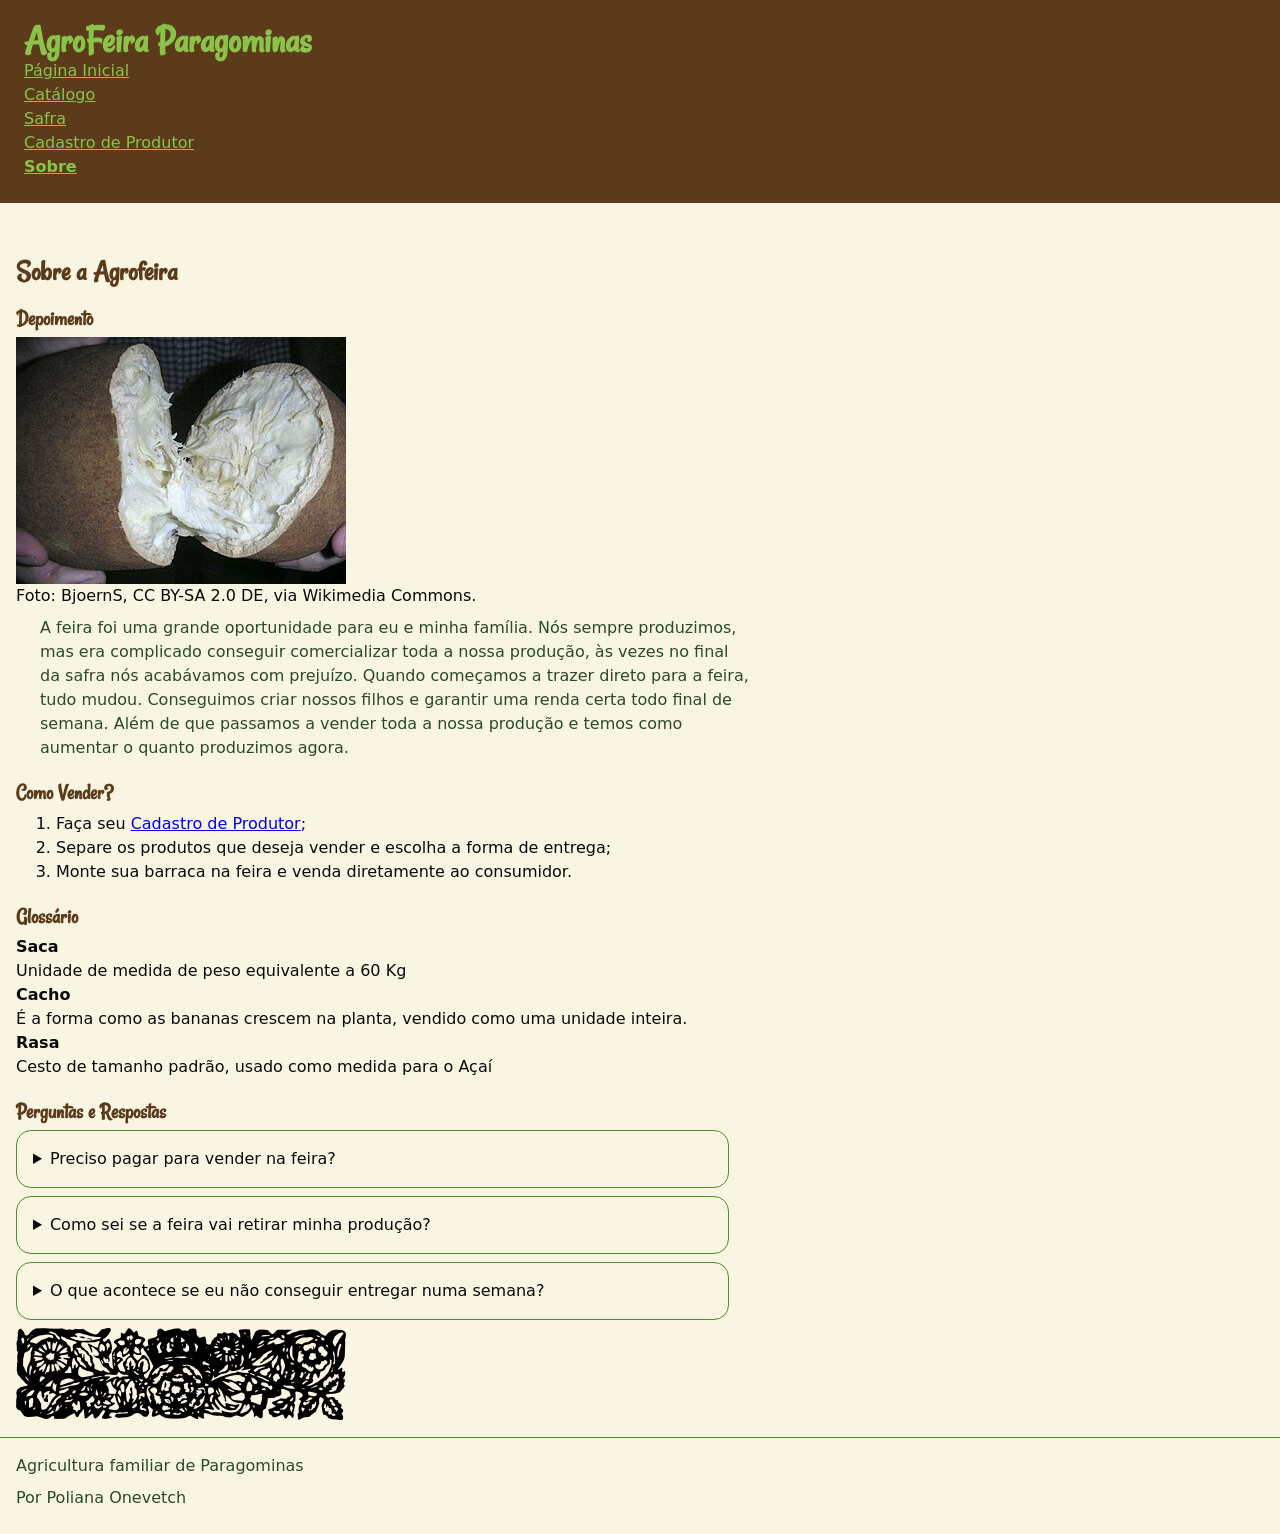
<file: sobre.html>
<!doctype html>
<html lang="pt-BR">
  <head>
    <meta charset="utf-8">
    <meta name="viewport" content="width=device-width, initial-scale=1">
    <title>Sobre</title>
    <link rel="stylesheet" href="camadas.css">
    <link rel="stylesheet" href="reset.css">
    <link rel="stylesheet" href="tokens.css">
    <link rel="stylesheet" href="base.css">
    <link rel="stylesheet" href="componentes.css">
    <link rel="stylesheet" href="utilitarios.css">
    <link rel="preconnect" href="https://fonts.googleapis.com">
    <link rel="preconnect" href="https://fonts.gstatic.com" crossorigin>
    <link href="https://fonts.googleapis.com/css2?family=Rancho&display=swap" rel="stylesheet">
  </head>
  <body>
    <a class="pular" href="#main">Pular para o conteúdo</a>
    <header class="cabecalho-site">
      <h1>AgroFeira Paragominas</h1>
      <nav aria-label="Principal">
        <ul class="menu">
          <li><a href="index.html">Página Inicial</a></li>
          <li><a href="catalogo.html">Catálogo</a></li>
          <li><a href="safra.html">Safra</a></li>
          <li><a href="cadastro-produtor.html">Cadastro de Produtor</a></li>
          <li><a href="sobre.html" aria-current="page">Sobre</a></li>
        </ul>
      </nav>
    </header>
    <main id="main">
      <h2>Sobre a Agrofeira</h2>

      <article>
        <h3>Depoimento</h3>
        <img src="cupuacu.jpg" width="330" height="247" loading="lazy" alt="cupuaçu aberto no meio">
        <p>Foto: BjoernS, CC BY-SA 2.0 DE, via Wikimedia Commons.</p>
        <blockquote>
          <p>A feira foi uma grande oportunidade para eu e minha família. Nós sempre produzimos, mas era complicado 
            conseguir comercializar toda a nossa produção, às vezes no final da safra nós acabávamos com prejuízo. 
            Quando começamos a trazer direto para a feira, tudo mudou. Conseguimos criar nossos filhos e garantir uma renda certa todo final de semana.
            Além de que passamos a vender toda a nossa produção e temos como aumentar o quanto produzimos agora.
          </p>
        </blockquote>
      </article>

      <h3>Como Vender?</h3>
        <ol>
          <li>Faça seu <a href="cadastro-produtor.html">Cadastro de Produtor</a>;</li>
          <li>Separe os produtos que deseja vender e escolha a forma de entrega;</li>
          <li>Monte sua barraca na feira e venda diretamente ao consumidor.</li>
        </ol>

      <h3>Glossário</h3>
      <dl>
        <dt>Saca</dt>
        <dd>Unidade de medida de peso equivalente a 60 Kg</dd>

        <dt>Cacho</dt>
        <dd>É a forma como as bananas crescem na planta, vendido como uma unidade inteira.</dd>

        <dt>Rasa</dt>
        <dd>Cesto de tamanho padrão, usado como medida para o Açaí</dd>
      </dl>

      <h3>Perguntas e Respostas</h3>
      <details class="pergunta" name="pergunta">
        <summary>Preciso pagar para vender na feira?</summary>
        <p>É cobrado apenas uma taxa variável de acordo com o tamanho da barraca.</p>
      </details>

      <details class="pergunta" name="pergunta">
        <summary>Como sei se a feira vai retirar minha produção?</summary>
        <p>No dia da retirada nós enviamos um aviso com o horário aproximado da retirada.</p>
      </details>

      <details class="pergunta" name="pergunta">
        <summary>O que acontece se eu não conseguir entregar numa semana?</summary>
        <p>Você pode entregar nas outras semanas normalmente, sem qualquer custo.</p>
      </details>
      <img src="enfeite.png" width="330" height="93" alt="">
    </main>
    
    <footer class="rodape-site">
      <p>Agricultura familiar de Paragominas</p>
      <p>Por Poliana Onevetch</p>
    </footer>
  </body>
</html>
</file>
<file: camadas.css>
@layer reset, base, componentes, utilitarios;
</file>
<file: tokens.css>
@layer base {
     :root {
     --cor-fundo: #F9F5E3;
     --cor-superficie: #C3D59E;
     --cor-texto: #0a0a0a;
          /* Primeiro par: AA:4.5 e AAA: 7.0 */
          /* Quinto par: AA:4.5 e AAA: 7.0 */
     --cor-texto-suave: #2A4A2A;
          /* Segundo par: AA:4.5 e AAA: 7.0 */
     --cor-marca: #5C3B1A;
          /* Terceiro par: AA:3.0 e AAA: 4.5 */
     --cor-marca-rgb: 92, 59, 26; /* Cópia de --cor-marca */
     --cor-sobre-marca: #8BC34A;
          /* Quarto par(antes de alterar): AA:4.5 e AAA: 7.0 */
     --cor-borda: #4F8C2A;
     --cor-marca-forte: #3D260F;
               /*Taxa de Contraste 6.74: AA:4.5 e AAA: 7.0 */
     --cor-marca-forte-rgb: 61, 38, 15; /* Cópia de --cor-marca-forte */
     --cor-foco: #005A9C;
          /*Taxa de Contraste 6.52: AA:4.5 e AAA: 7.0 */

     --fonte-texto: system-ui, sans-serif;
     --fonte-titulo: "Rancho", cursive;
          /* Multiplicador = 1.350 */
     --tamanho-texto: 1rem;
     --tamanho-h3: 1.350rem; 
     --tamanho-h2: 1.823rem;
     --tamanho-h1: 2.460rem;

     --espaco-1: 0.5rem;
     --espaco-2: 1rem;
     --espaco-3: 1.5rem;
     --espaco-4: 2.5rem;
     --raio: 15px;
     --sombra: 4px 4px 10px rgba(79, 140, 42, 0.4);
     }

     @media (prefers-color-scheme: dark) {
          :root {
               color-scheme: dark;
               --cor-fundo: #3D260F;
               --cor-superficie: #5C3B1A;
               --cor-texto: #F9F5E3;
                    /* Primeiro par: Taxa de Contraste: 12.94 - AA:4.5 e AAA: 7.0 */
                    /* Quinto par: Taxa de Contraste: 9.16 - AA:4.5 e AAA: 7.0 */
               --cor-texto-suave: #C3D59E;
                    /* Segundo par: Taxa de Contraste: 8.99 - AA:4.5 e AAA: 7.0 */
               --cor-marca: #C3D59E;
                    /* Terceiro par: Taxa de Contraste: 8.99 - AA:3.0 e AAA: 4.5 */
               --cor-marca-rgb: 195, 213, 158; /* Cópia de --cor-marca */
               --cor-sobre-marca: #3D260F;
                    /* Quarto par: Taxa de Contraste: 8.99 - AA:4.5 e AAA: 7.0 */
               --cor-borda: #4F8C2A;

               --cor-marca-forte: #F9F5E3;
                    /*Taxa de Contraste: 12.94 - AA:4.5 e AAA: 7.0 */
               --cor-marca-forte-rgb: 249, 245, 227; /* Cópia de --cor-marca-forte */
               --cor-foco: #F9F5E3;
                    /*Taxa de Contraste: 12.94 - AA:4.5 e AAA: 7.0 */
          }
     }
}
</file>
<file: base.css>
@layer base {
    body {
        background-color: var(--cor-fundo);
        color: var(--cor-texto);
        font-family: var(--fonte-texto);
        font-size: var(--tamanho-texto);
    }

    main, aside {
        padding: var(--espaco-2);
    }

    /*Bloco 3: CASCA*/
    .pagina-catalogo {
        display: grid;
        grid-template-columns: minmax(0, 1fr);
        grid-template-areas:
            "cabecalho"
            "menu"
            "conteudo"
            "lateral"
            "rodape";
        gap: var(--espaco-2);
    }

    .pagina-catalogo > header {
        grid-area: cabecalho;
    }

    .pagina-catalogo > nav {
        grid-area: menu;
        background-color: var(--cor-marca);
        padding: var(--espaco-2);
    }

    .pagina-catalogo > main {
        grid-area: conteudo;
    }

    .pagina-catalogo > aside {
        grid-area: lateral;
    }

    .pagina-catalogo > footer {
        grid-area: rodape;
    }

    @media (min-width: 58rem) {
        .pagina-catalogo {
            grid-template-columns: 12rem minmax(0, 1fr) 16rem;
            grid-template-areas:
                "cabecalho cabecalho cabecalho"
                "menu conteudo lateral"
                "rodape rodape rodape";
        }
    }

    h1, h2, h3 {
        font-family: var(--fonte-titulo);
        line-height: 0.9;
    }

    h1 {
        font-size: var(--tamanho-h1);
    }

    h2 {
        font-size: var(--tamanho-h2);
        color: var(--cor-marca);
        margin-top: var(--espaco-4);
        margin-bottom: var(--espaco-2);
    }

    h3 {
        font-size: var(--tamanho-h3);
        color: var(--cor-marca);
        margin-top: var(--espaco-3);
        margin-bottom: var(--espaco-1);
    }

    p {
        max-width: 70ch;
        margin-bottom: var(--espaco-1);
    }
     
    blockquote {
        color: var(--cor-texto-suave);
        padding-left: var(--espaco-3);
    }

    dl dt {
        font-weight: bold;
    }

    /* Bloco 6: FOCO */
    :focus-visible {
        outline: 3px solid var(--cor-foco);
        outline-offset: 3px;
    }
     .cabecalho-site :focus-visible,
    .pagina-catalogo > nav :focus-visible,
    .pular:focus-visible {
        outline-color: var(--cor-sobre-marca);
    }

}
</file>
<file: componentes.css>
@layer componentes {
    .cabecalho-site {
        background-color: var(--cor-marca);
        color: var(--cor-sobre-marca);
        padding: var(--espaco-3);
    }

    .menu,
    .lista-produtos,
    .barra-categorias {
        list-style: none;
        padding: 0;
        margin: 0;
    }

    .menu a {
        color: var(--cor-sobre-marca);
    }

    .menu a[aria-current] {
        font-weight: bold;
    }

    .rodape-site {
        border-top: 1px solid var(--cor-borda);
        color: var(--cor-texto-suave);
        padding: var(--espaco-2);
    }

    .cartao-produto {
        background-color: var(--cor-superficie);
        border: 1px solid var(--cor-borda);
        border-radius: var(--raio);
        box-shadow: var(--sombra);
        padding: var(--espaco-2);
        container-type: inline-size;
    }

    .figura-destaque figcaption {
        color: var(--cor-texto-suave);
        margin-top: var(--espaco-1);
    }

    .busca button, 
    .formulario-cadastro button,
    .cartao-produto button,
    .barra-categorias button {
        background-color: var(--cor-marca);
        color: var(--cor-sobre-marca);
        border: none;
        border-radius: var(--raio);
        padding: 0.5em 1em;
    }

    .aviso {
        background-color: var(--cor-superficie);
        border: 1px solid var(--cor-marca);
        border-radius: var(--raio);
        padding: var(--espaco-2);
        max-width: 70ch;
    }

    .tabela-safra th,
    .tabela-safra td {
        padding: var(--espaco-1);
    }

    .tabela-safra thead th {
        background-color: var(--cor-marca);
        color: var(--cor-sobre-marca);
    }

    .tabela-safra td {
        background-color: var(--cor-superficie);
    }

    .formulario-cadastro fieldset {
        border: 1px solid var(--cor-borda);
        border-radius: var(--raio);
        padding: var(--espaco-2);
        margin-bottom: var(--espaco-2);
    }

    .formulario-cadastro fieldset fieldset {
        border: none;
        padding: 0;
    }

    .formulario-cadastro legend {
        font-weight: bold;
        color: var(--cor-marca);
    }

    .busca input,
    .formulario-cadastro input[type="text"],
    .formulario-cadastro input[type="email"],
    .formulario-cadastro input[type="tel"],
    .formulario-cadastro input[type="number"],
    .formulario-cadastro input[type="date"],
    .formulario-cadastro select,
    .formulario-cadastro textarea {
        border: 1px solid var(--cor-borda);
        border-radius: var(--raio);
        padding: 0.5em;
        background-color: var(--cor-superficie);
    }

    /*Bloco 2: INTERIOR DOS CARTÕES*/
    .cartao-produto img {
        width: 100%;
        height: auto;
        border-radius: var(--raio);
    }

    .cartao-produto h3 {
        margin-top: var(--espaco-1);
    }

    .cartao-produto .produtor {
        color: var(--cor-texto-suave);
    }

    .cartao-produto .preco {
        font-weight: bold;
    }

    /*Bloco 1: GRADE */
    main .lista-produtos {
        display: grid;
        grid-template-columns: repeat(auto-fill, minmax(12rem, 1fr));
        gap: var(--espaco-2);
    }

    .destaque {
        grid-column: 1 / -1;
    }

    aside .lista-produtos {
        display: grid;
        grid-template-columns: 1fr;
        gap: var(--espaco-2);
    }

    /*Bloco 4: BARRA DE CATEGORIAS*/
    .barra-categorias {
        display: flex;
        flex-wrap: wrap;
        gap: var(--espaco-1);
        margin: 0 0 var(--espaco-2);
    }

    /*Bloco 5: CONTAINER*/
    /*Container query — permite adaptar o layout interno de cada cartão de acordo com a largura disponível nele*/
    @container (min-width: 21rem) {
        .cartao-produto article {
            display: grid;
            grid-template-columns: minmax(8rem, 40%) minmax(0, 1fr);
            grid-template-areas:
                "foto titulo"
                "foto produtor"
                "foto preco"
                "foto botao";
            gap: var(--espaco-1);
        }

        .cartao-produto article img {
            grid-area: foto;
            width: 100%;
            height: 100%;
            object-fit: cover;
        }

        .cartao-produto article h3 {
            grid-area: titulo;
            margin-top: 0;
        }

        .cartao-produto article .produtor {
            grid-area: produtor;
        }

        .cartao-produto article .preco {
            grid-area: preco;
        }

        .cartao-produto article button {
            grid-area: botao;
            justify-self: start;
            align-self: start;
        }
    }

    /* Bloco 6: HOVER*/
    button:hover {
        background-color: var(--cor-marca-forte);
    }

    /* Bloco 7: HAS */
    /* :has() — permite destacar o cartão quando um botão interno recebe foco pelo teclado */
    .cartao-produto:has(button:focus-visible) {
        outline: 3px solid var(--cor-foco);
        outline-offset: 3px;
    }

    /*Bloco 8: LINK DE PULAR*/
    .pular {
        position: absolute;
        top: 0;
        left: 0;
        padding: var(--espaco-2);
        background-color: var(--cor-marca);
        color: var(--cor-sobre-marca);
        transform: translateY(-150%);
    }

    .pular:focus-visible {
        transform: translate(6px, 6px);
    }

    .pergunta {
        border: 1px solid var(--cor-borda);
        border-radius: var(--raio);
        padding: var(--espaco-2);
        margin-bottom: var(--espaco-1);
        max-width: 70ch;
    }

}
</file>
<file: utilitarios.css>
@layer utilitarios {

}
</file>
